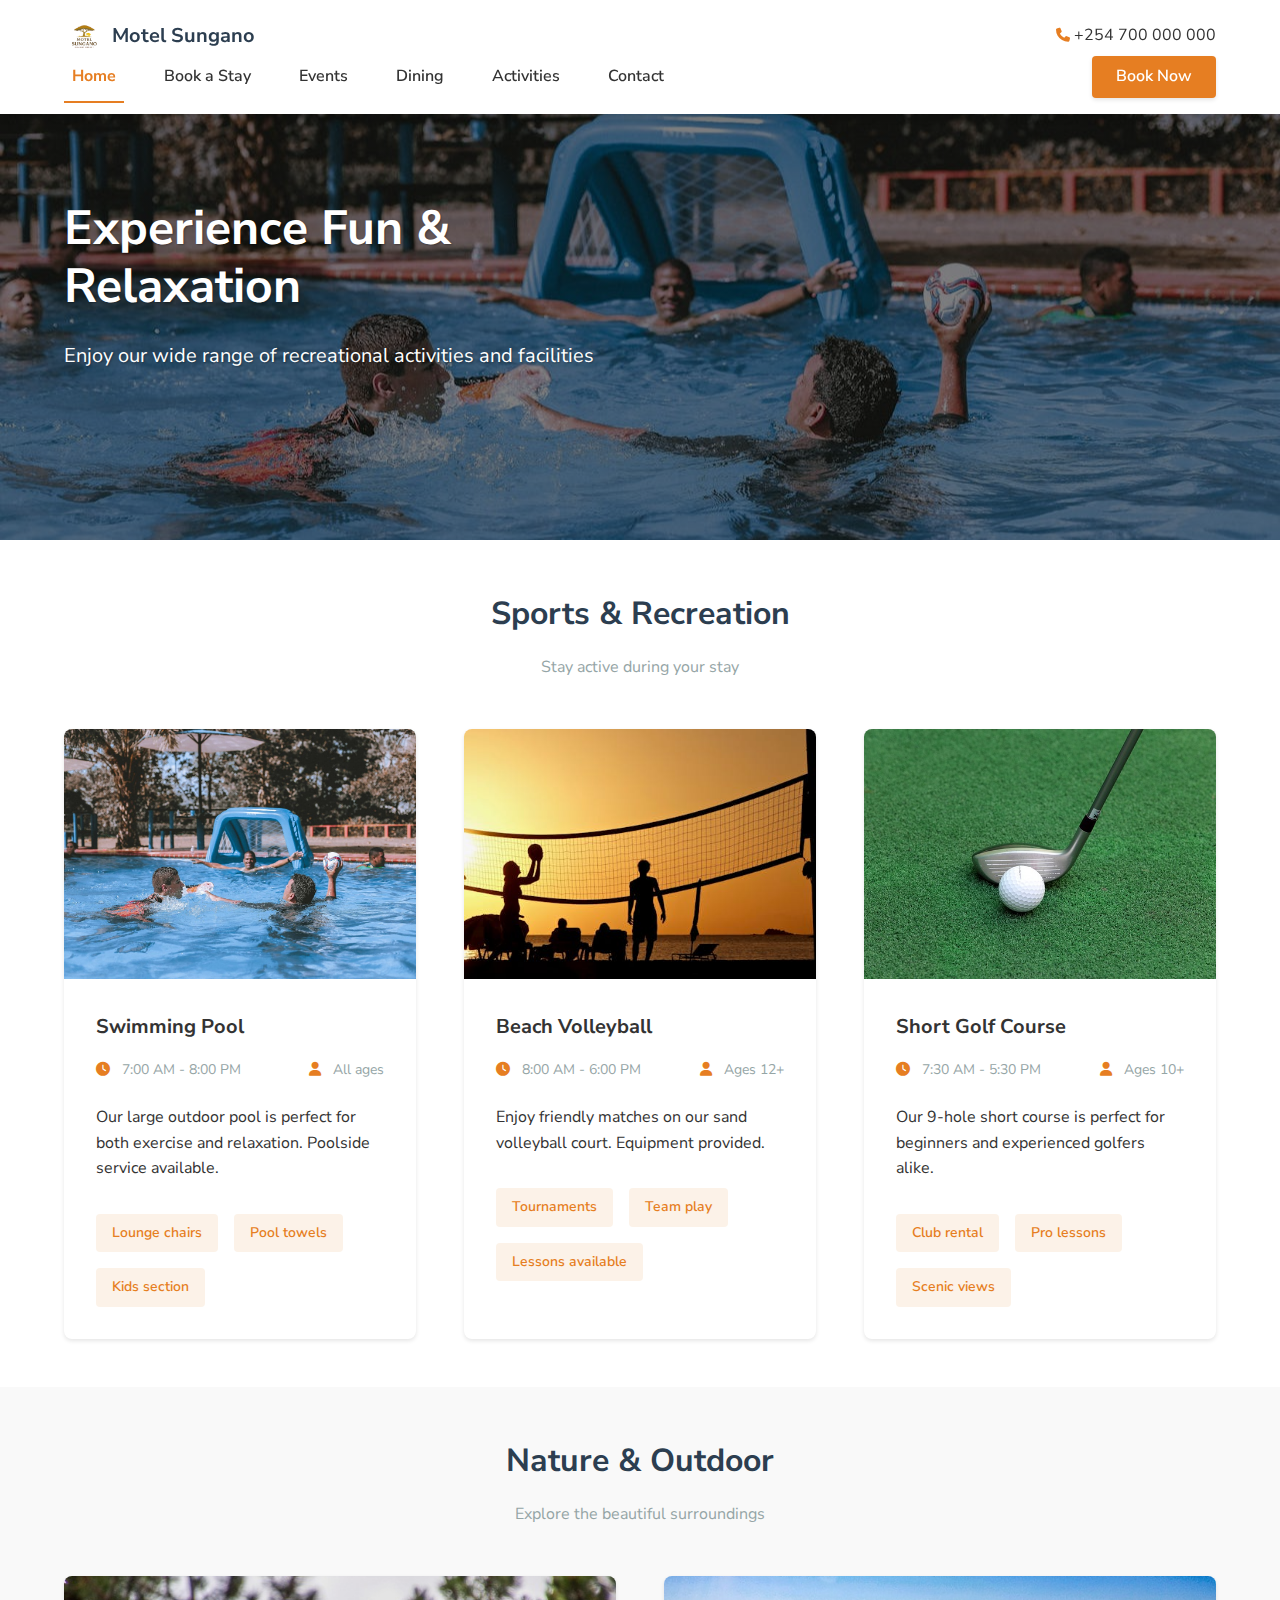
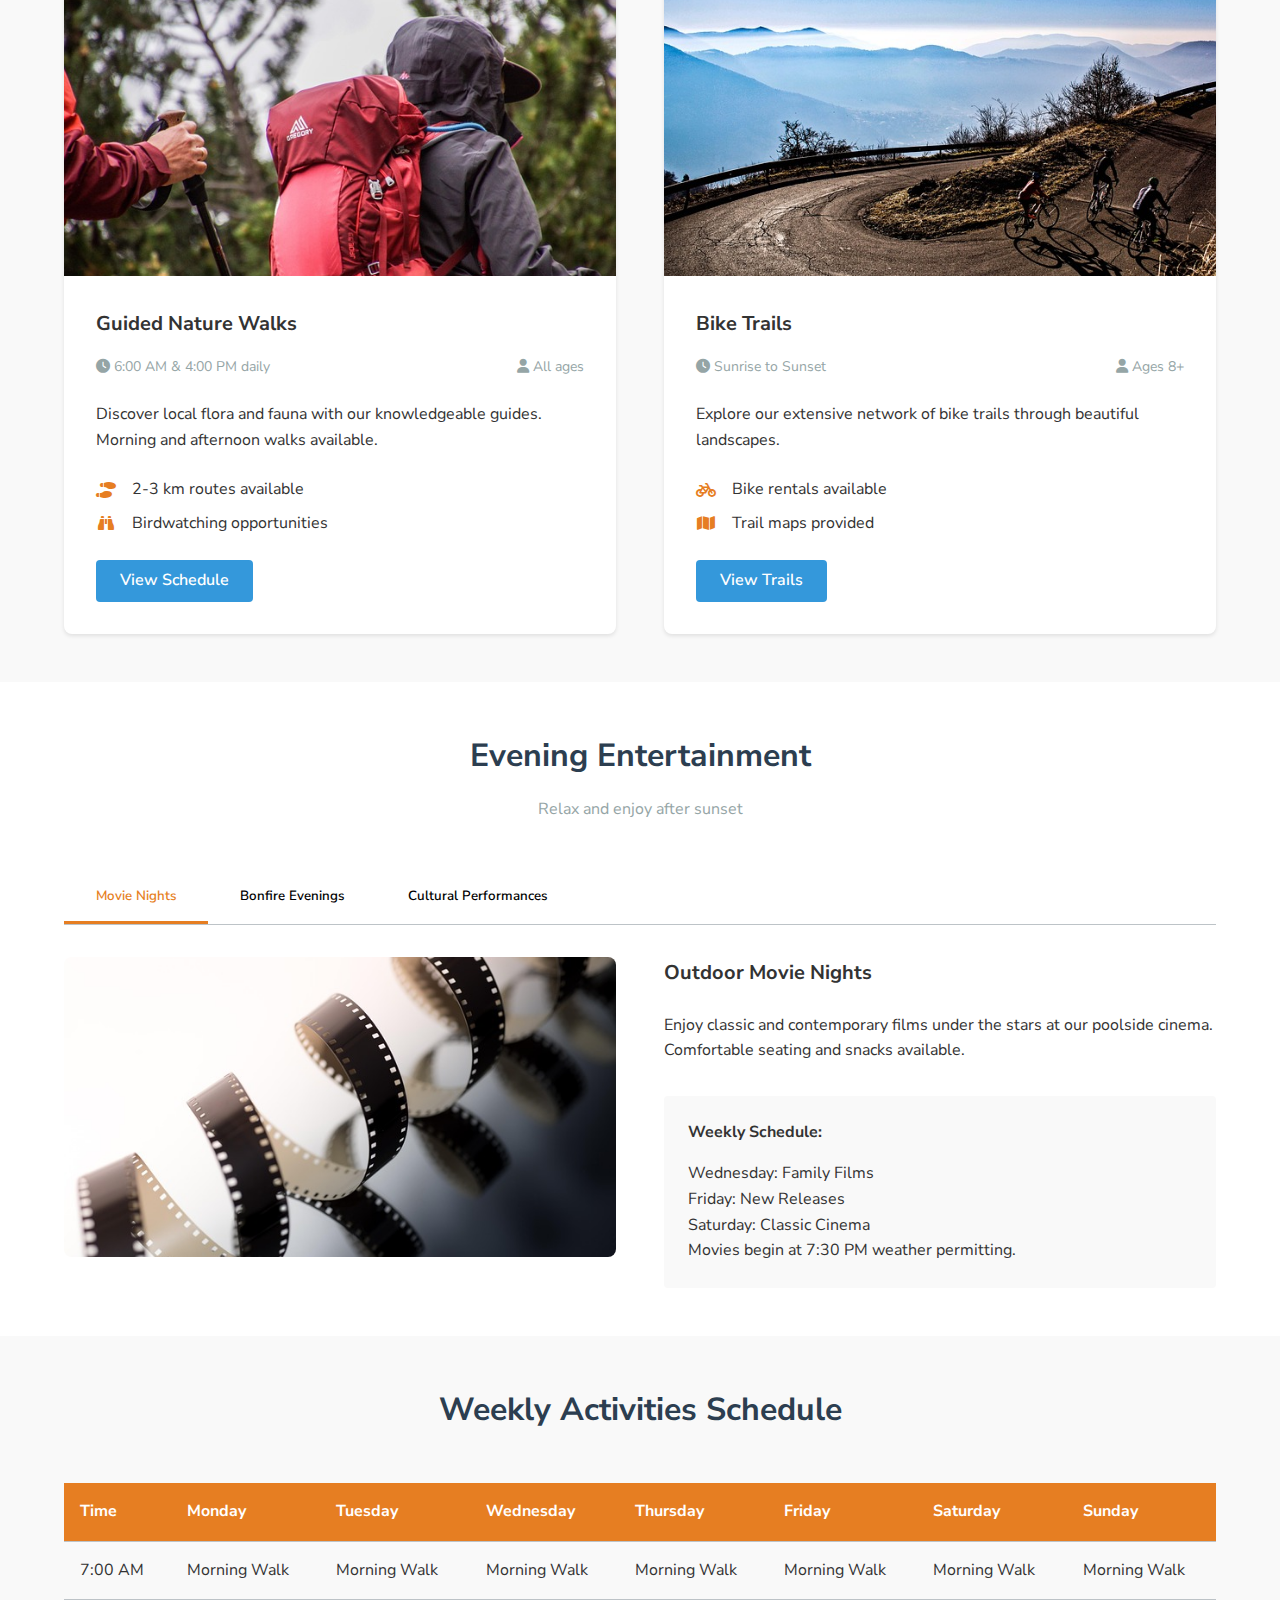
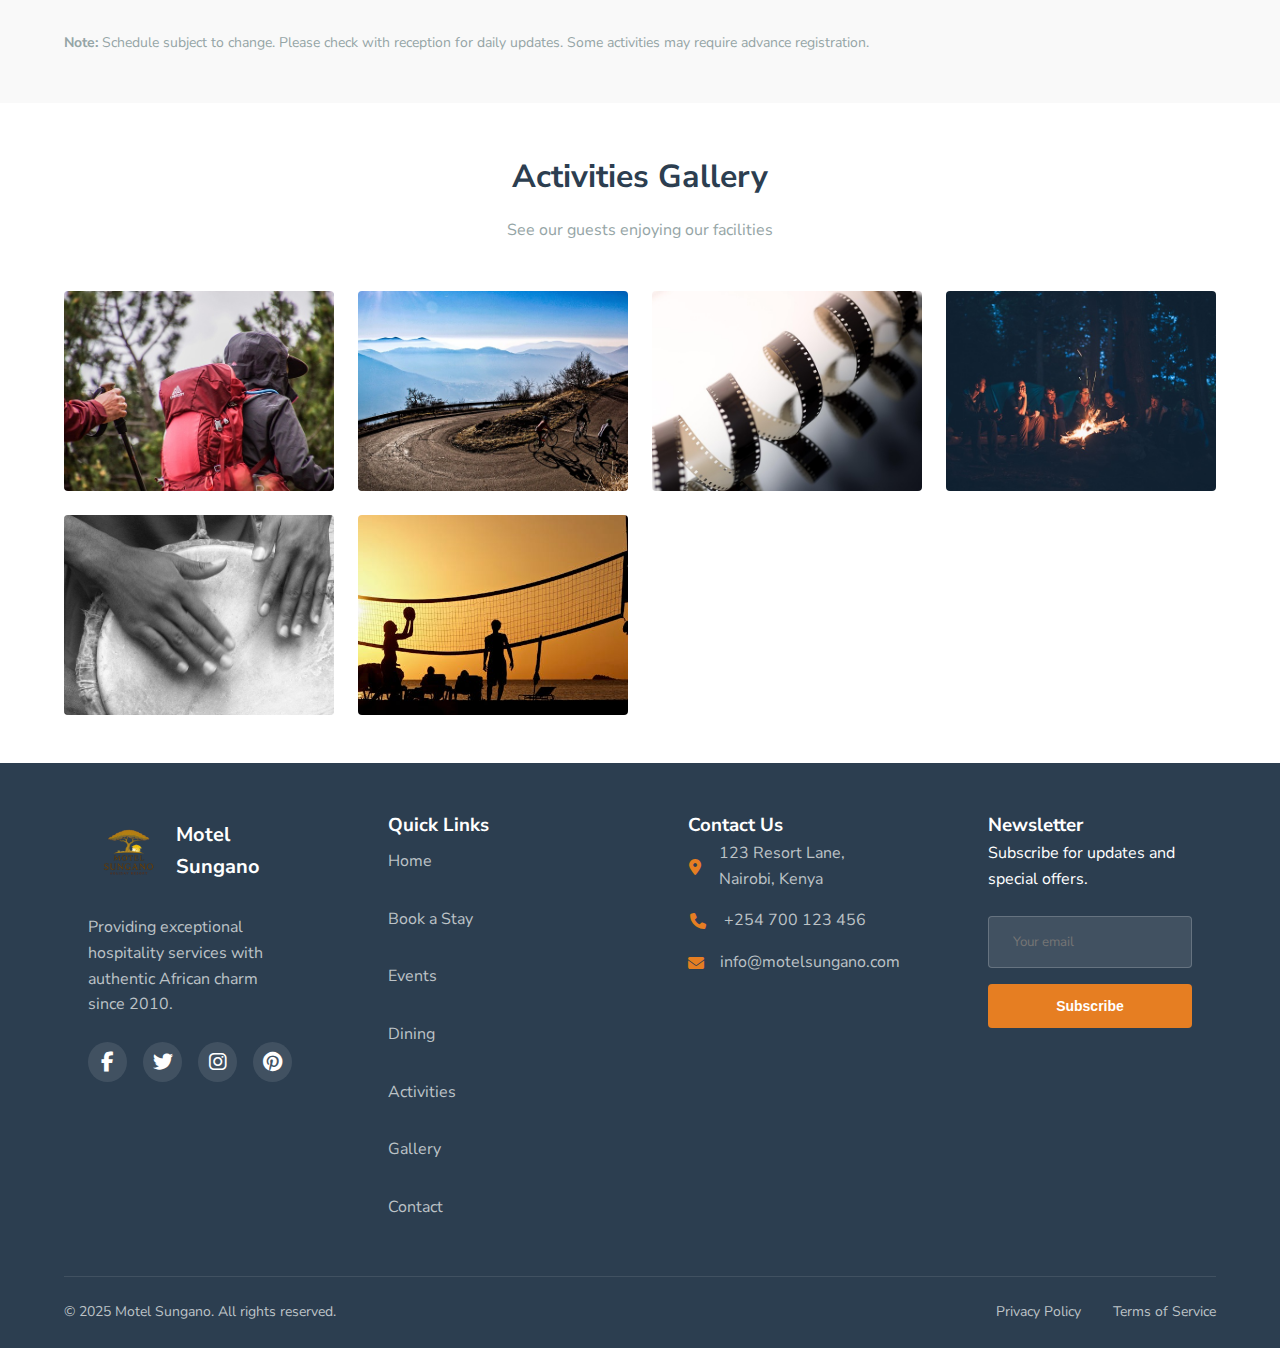
<file: activities.html>
<!DOCTYPE html>
<html lang="en">
<head>
    <meta charset="UTF-8">
    <meta name="viewport" content="width=device-width, initial-scale=1.0">
    <meta name="description" content="Motel Sungano - Premium guest house with dining and recreational activities">
    <title>Motel Sungano - Home</title>
    <link rel="stylesheet" href="css/main.css">
    <link rel="stylesheet" href="https://cdnjs.cloudflare.com/ajax/libs/font-awesome/6.4.0/css/all.min.css">

    <link rel="preconnect" href="https://fonts.googleapis.com">
    <link rel="preconnect" href="https://fonts.gstatic.com" crossorigin>
    <link href="https://fonts.googleapis.com/css2?family=Nunito+Sans:ital,opsz,wght@0,6..12,200..1000;1,6..12,200..1000&display=swap" rel="stylesheet">
</head>
<body>
<!-- Header with Navigation -->
<header class="header">
    <div class="container">
        <div class="top_bar">
            <div class="top_bar_left">
                <a href="index.html" class="logo">
                    <img src="assets/sungano-logo.png" alt="Motel Sungano Logo">
                    <span>Motel Sungano</span>
                </a>
            </div>
            <div class="top_bar_right">
                <div class="top_bar_item">
                    <i class="fas fa-phone top_bar-icon"></i>
                    <a href="tel:+254700000000">+254 700 000 000</a>
                </div>
            </div>
        </div>


        <nav class="navbar">
            <ul class="nav-links">
                <li><a href="index.html" class="nav-link active">Home</a></li>
                <li><a href="booking.html" class="nav-link">Book a Stay</a></li>
                <li><a href="events.html" class="nav-link">Events</a></li>
                <li><a href="dining.html" class="nav-link">Dining</a></li>
                <li><a href="activities.html" class="nav-link">Activities</a></li>
                <li><a href="contact.html" class="nav-link">Contact</a></li>
            </ul>

            <div class="nav-cta">
                <a href="booking.html" class="btn btn-primary">Book Now</a>
            </div>

            <button class="menu-toggle" aria-label="Toggle navigation">
                <i class="fas fa-bars"></i>
            </button>
        </nav>
    </div>
</header>


<!-- Activities Hero Section -->
<section class="activities-hero">
    <div class="container">
        <div class="hero-content">
            <h1 class="hero-title">Experience Fun & Relaxation</h1>
            <p class="hero-subtitle">Enjoy our wide range of recreational activities and facilities</p>
        </div>
    </div>
</section>

<!-- Sports Activities Section -->
<section class="sports-activities">
    <div class="container">
        <h2 class="section-title">Sports & Recreation</h2>
        <p class="section-subtitle">Stay active during your stay</p>

        <div class="sports-grid">
            <div class="sport-card swimming">
                <div class="sport-image" style="background-image: url('assets/pexels-jibarofoto-2091400.jpg')"></div>
                <div class="sport-content">
                    <h3 class="sport-name">Swimming Pool</h3>
                    <div class="sport-meta">
                        <span><i class="fas fa-clock"></i> 7:00 AM - 8:00 PM</span>
                        <span><i class="fas fa-user"></i> All ages</span>
                    </div>
                    <p class="sport-desc">Our large outdoor pool is perfect for both exercise and relaxation. Poolside service available.</p>
                    <div class="sport-features">
                        <span class="feature-tag">Lounge chairs</span>
                        <span class="feature-tag">Pool towels</span>
                        <span class="feature-tag">Kids section</span>
                    </div>
                </div>
            </div>

            <div class="sport-card volleyball">
                <div class="sport-image" style="background-image: url('assets/pexels-delvis-2444852.jpg')"></div>
                <div class="sport-content">
                    <h3 class="sport-name">Beach Volleyball</h3>
                    <div class="sport-meta">
                        <span><i class="fas fa-clock"></i> 8:00 AM - 6:00 PM</span>
                        <span><i class="fas fa-user"></i> Ages 12+</span>
                    </div>
                    <p class="sport-desc">Enjoy friendly matches on our sand volleyball court. Equipment provided.</p>
                    <div class="sport-features">
                        <span class="feature-tag">Tournaments</span>
                        <span class="feature-tag">Team play</span>
                        <span class="feature-tag">Lessons available</span>
                    </div>
                </div>
            </div>

            <div class="sport-card golf">
                <div class="sport-image" style="background-image: url('assets/golf-5106915_640.jpg')"></div>
                <div class="sport-content">
                    <h3 class="sport-name">Short Golf Course</h3>
                    <div class="sport-meta">
                        <span><i class="fas fa-clock"></i> 7:30 AM - 5:30 PM</span>
                        <span><i class="fas fa-user"></i> Ages 10+</span>
                    </div>
                    <p class="sport-desc">Our 9-hole short course is perfect for beginners and experienced golfers alike.</p>
                    <div class="sport-features">
                        <span class="feature-tag">Club rental</span>
                        <span class="feature-tag">Pro lessons</span>
                        <span class="feature-tag">Scenic views</span>
                    </div>
                </div>
            </div>
        </div>
    </div>
</section>

<!-- Nature Activities Section -->
<section class="nature-activities">
    <div class="container">
        <h2 class="section-title">Nature & Outdoor</h2>
        <p class="section-subtitle">Explore the beautiful surroundings</p>

        <div class="nature-grid">
            <div class="nature-card">
                <div class="nature-image" style="background-image: url('assets/backpack-4339090_640.jpg')"></div>
                <div class="nature-content">
                    <h3 class="nature-name">Guided Nature Walks</h3>
                    <div class="nature-meta">
                        <span><i class="fas fa-clock"></i> 6:00 AM & 4:00 PM daily</span>
                        <span><i class="fas fa-user"></i> All ages</span>
                    </div>
                    <p class="nature-desc">Discover local flora and fauna with our knowledgeable guides. Morning and afternoon walks available.</p>
                    <div class="nature-info">
                        <p><i class="fas fa-shoe-prints"></i> 2-3 km routes available</p>
                        <p><i class="fas fa-binoculars"></i> Birdwatching opportunities</p>
                    </div>
                    <a href="#" class="btn btn-secondary">View Schedule</a>
                </div>
            </div>

            <div class="nature-card">
                <div class="nature-image" style="background-image: url('assets/bikes-5609382_640.jpg')"></div>
                <div class="nature-content">
                    <h3 class="nature-name">Bike Trails</h3>
                    <div class="nature-meta">
                        <span><i class="fas fa-clock"></i> Sunrise to Sunset</span>
                        <span><i class="fas fa-user"></i> Ages 8+</span>
                    </div>
                    <p class="nature-desc">Explore our extensive network of bike trails through beautiful landscapes.</p>
                    <div class="nature-info">
                        <p><i class="fas fa-bicycle"></i> Bike rentals available</p>
                        <p><i class="fas fa-map"></i> Trail maps provided</p>
                    </div>
                    <a href="#" class="btn btn-secondary">View Trails</a>
                </div>
            </div>
        </div>
    </div>
</section>

<!-- Entertainment Section -->
<section class="entertainment">
    <div class="container">
        <h2 class="section-title">Evening Entertainment</h2>
        <p class="section-subtitle">Relax and enjoy after sunset</p>

        <div class="entertainment-tabs">
            <div class="tab-buttons">
                <button class="tab-btn active" data-tab="movies">Movie Nights</button>
                <button class="tab-btn" data-tab="bonfire">Bonfire Evenings</button>
                <button class="tab-btn" data-tab="cultural">Cultural Performances</button>
            </div>

            <div class="tab-content active" id="movies">
                <div class="tab-inner">
                    <div class="tab-image" style="background-image: url('assets/film-2233692_640.jpg')"></div>
                    <div class="tab-details">
                        <h3>Outdoor Movie Nights</h3>
                        <p>Enjoy classic and contemporary films under the stars at our poolside cinema. Comfortable seating and snacks available.</p>
                        <div class="tab-schedule">
                            <h4>Weekly Schedule:</h4>
                            <ul>
                                <li>Wednesday: Family Films</li>
                                <li>Friday: New Releases</li>
                                <li>Saturday: Classic Cinema</li>
                            </ul>
                            <p>Movies begin at 7:30 PM weather permitting.</p>
                        </div>
                    </div>
                </div>
            </div>

            <div class="tab-content" id="bonfire">
                <div class="tab-inner">
                    <div class="tab-image" style="background-image: url('assets/bonfire-1867275_640.jpg')"></div>
                    <div class="tab-details">
                        <h3>Bonfire Evenings</h3>
                        <p>Gather around our fire pits for storytelling, music, and marshmallow roasting. A perfect way to end your day.</p>
                        <div class="tab-schedule">
                            <h4>Weekly Schedule:</h4>
                            <ul>
                                <li>Tuesday & Thursday: 7:00 PM - 10:00 PM</li>
                                <li>Sunday: Special Sundowner Session 5:30 PM - 8:30 PM</li>
                            </ul>
                        </div>
                    </div>
                </div>
            </div>

            <div class="tab-content" id="cultural">
                <div class="tab-inner">
                    <div class="tab-image" style="background-image: url('assets/drum-2187_640.jpg')"></div>
                    <div class="tab-details">
                        <h3>Cultural Performances</h3>
                        <p>Experience traditional music, dance, and storytelling from Kenya's diverse cultures.</p>
                        <div class="tab-schedule">
                            <h4>Monthly Schedule:</h4>
                            <ul>
                                <li>1st Saturday: Maasai Performances</li>
                                <li>3rd Friday: Swahili Taarab Music</li>
                                <li>Last Sunday: Cultural Fusion Night</li>
                            </ul>
                            <p>Performances begin at 7:00 PM in our amphitheater.</p>
                        </div>
                    </div>
                </div>
            </div>
        </div>
    </div>
</section>

<!-- Activities Schedule Section -->
<section class="schedule">
    <div class="container">
        <h2 class="section-title">Weekly Activities Schedule</h2>

        <div class="schedule-table">
            <table>
                <thead>
                <tr>
                    <th>Time</th>
                    <th>Monday</th>
                    <th>Tuesday</th>
                    <th>Wednesday</th>
                    <th>Thursday</th>
                    <th>Friday</th>
                    <th>Saturday</th>
                    <th>Sunday</th>
                </tr>
                </thead>
                <tbody>
                <tr>
                    <td>7:00 AM</td>
                    <td>Morning Walk</td>
                    <td>Morning Walk</td>
                    <td>Morning Walk</td>
                    <td>Morning Walk</td>
                    <td>Morning Walk</td>
                    <td>Morning Walk</td>
                    <td>Morning Walk</td>
                </tr>
                <!-- Additional schedule rows would follow same pattern -->
                </tbody>
            </table>
        </div>

        <div class="schedule-notes">
            <p><strong>Note:</strong> Schedule subject to change. Please check with reception for daily updates. Some activities may require advance registration.</p>
        </div>
    </div>
</section>

<!-- Activities Gallery Section -->
<section class="activities-gallery">
    <div class="container">
        <h2 class="section-title">Activities Gallery</h2>
        <p class="section-subtitle">See our guests enjoying our facilities</p>

        <div class="gallery-grid">
            <div class="gallery-item" style="background-image: url('assets/backpack-4339090_640.jpg')"></div>
            <div class="gallery-item" style="background-image: url('assets/bikes-5609382_640.jpg')"></div>
            <div class="gallery-item" style="background-image: url('assets/film-2233692_640.jpg')"></div>
            <div class="gallery-item" style="background-image: url('assets/bonfire-1867275_640.jpg')"></div>
            <div class="gallery-item" style="background-image: url('assets/drum-2187_640.jpg')"></div>
            <div class="gallery-item" style="background-image: url('assets/pexels-delvis-2444852.jpg')"></div>
        </div>
    </div>
</section>


<!-- Footer -->
<footer class="footer">
    <div class="container">
        <div class="footer-grid">
            <div class="footer-col footer-about">
                <a href="index.html" class="footer-logo">
                    <img src="assets/sungano-logo.png" alt="Motel Sungano Logo">
                    <span>Motel Sungano</span>
                </a>
                <p class="footer-about-text">Providing exceptional hospitality services with authentic African charm since 2010.</p>

                <div class="footer-social">
                    <a href="#" class="social-link"><i class="fab fa-facebook-f"></i></a>
                    <a href="#" class="social-link"><i class="fab fa-twitter"></i></a>
                    <a href="#" class="social-link"><i class="fab fa-instagram"></i></a>
                    <a href="#" class="social-link"><i class="fab fa-pinterest"></i></a>
                </div>
            </div>

            <div class="footer-col footer-links">
                <h3 class="footer-title">Quick Links</h3>
                <ul class="footer-menu">
                    <li><a href="index.html" class="footer-link">Home</a></li>
                    <li><a href="booking.html" class="footer-link">Book a Stay</a></li>
                    <li><a href="events.html" class="footer-link">Events</a></li>
                    <li><a href="dining.html" class="footer-link">Dining</a></li>
                    <li><a href="activities.html" class="footer-link">Activities</a></li>
                    <li><a href="gallery.html" class="footer-link">Gallery</a></li>
                    <li><a href="contact.html" class="footer-link">Contact</a></li>
                </ul>
            </div>

            <div class="footer-col footer-contact">
                <h3 class="footer-title">Contact Us</h3>
                <ul class="footer-contact-info">
                    <li><i class="fas fa-map-marker-alt"></i> 123 Resort Lane, Nairobi, Kenya</li>
                    <li><i class="fas fa-phone"></i> +254 700 123 456</li>
                    <li><i class="fas fa-envelope"></i> info@motelsungano.com</li>
                </ul>
            </div>

            <div class="footer-col footer-newsletter">
                <h3 class="footer-title">Newsletter</h3>
                <p class="footer-newsletter-text">Subscribe for updates and special offers.</p>
                <form class="newsletter-form">
                    <input type="email" placeholder="Your email" class="form-input">
                    <button type="submit" class="btn btn-primary">Subscribe</button>
                </form>
            </div>
        </div>

        <div class="footer-bottom">
            <p class="copyright">&copy; 2025 Motel Sungano. All rights reserved.</p>
            <div class="footer-legal">
                <a href="#" class="legal-link">Privacy Policy</a>
                <a href="#" class="legal-link">Terms of Service</a>
            </div>
        </div>
    </div>
</footer>

<script src="js/activities.js"></script>
</body>
</html>
</file>
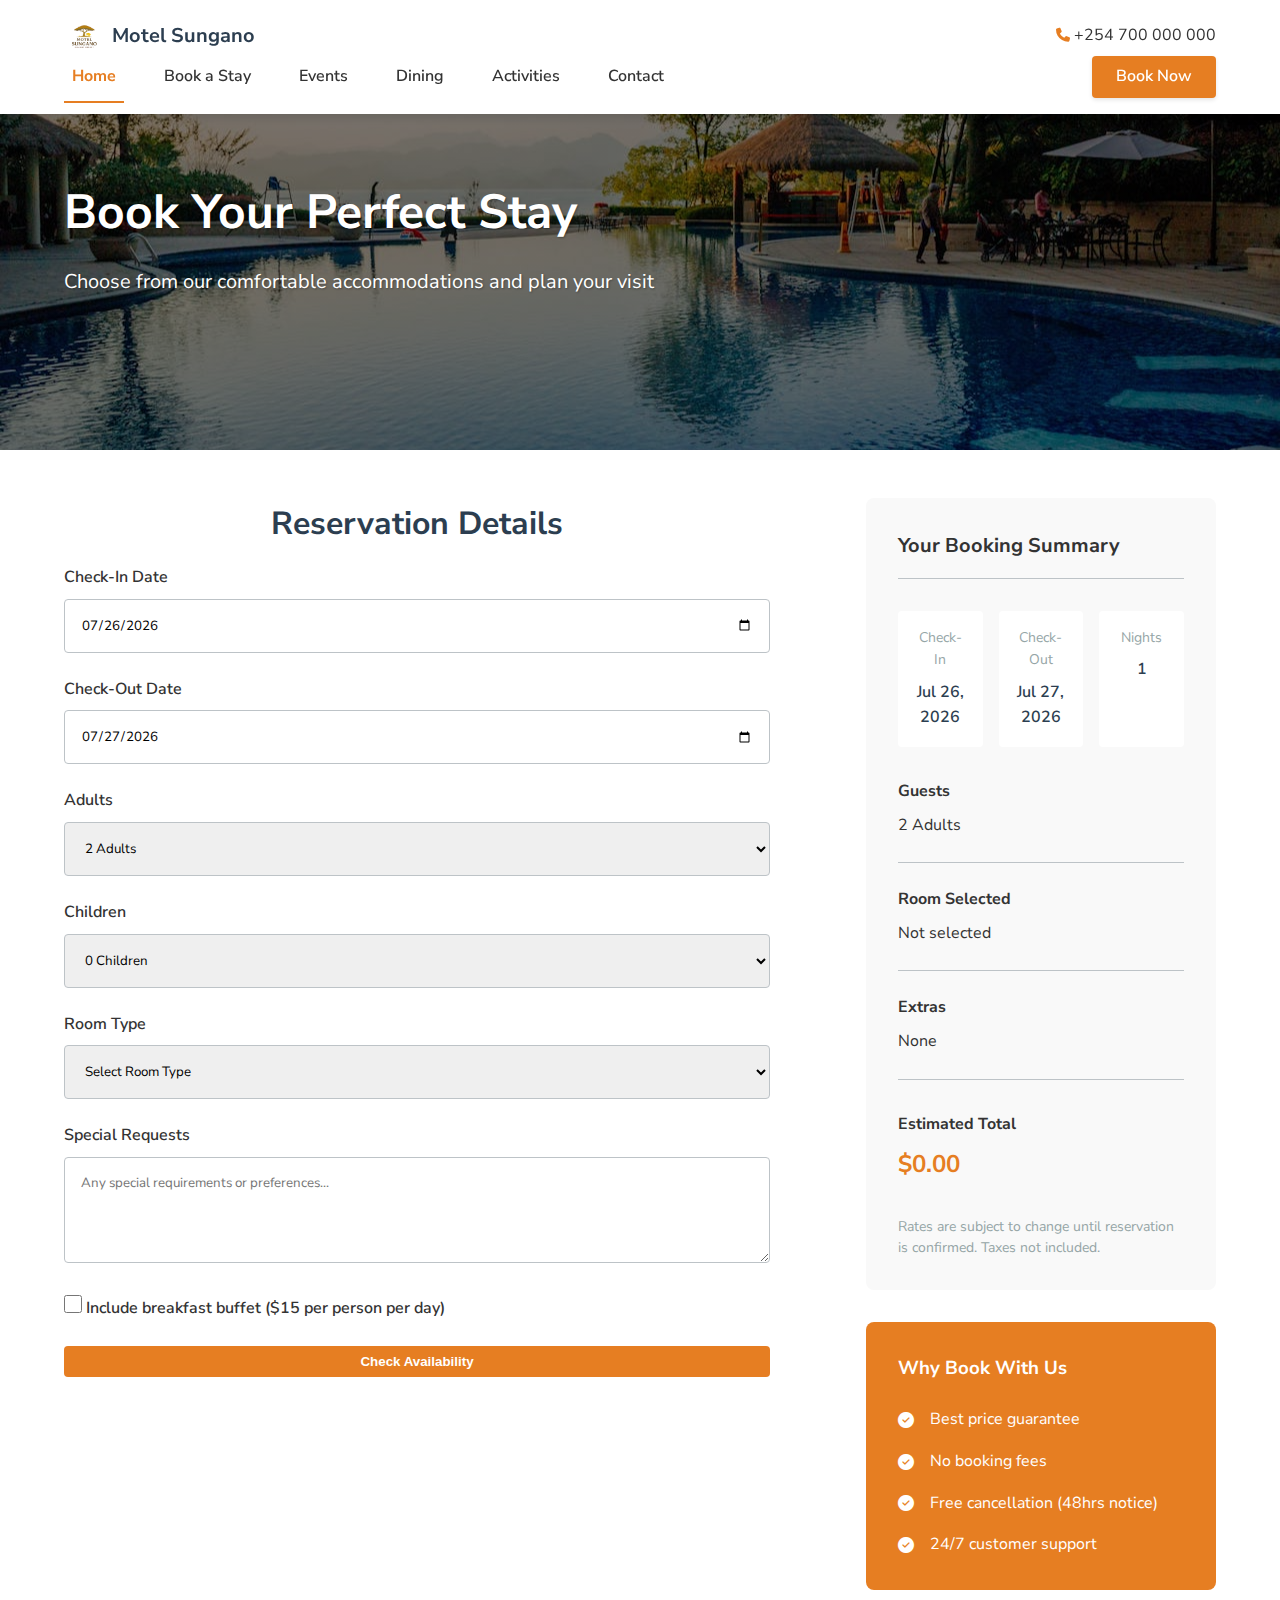
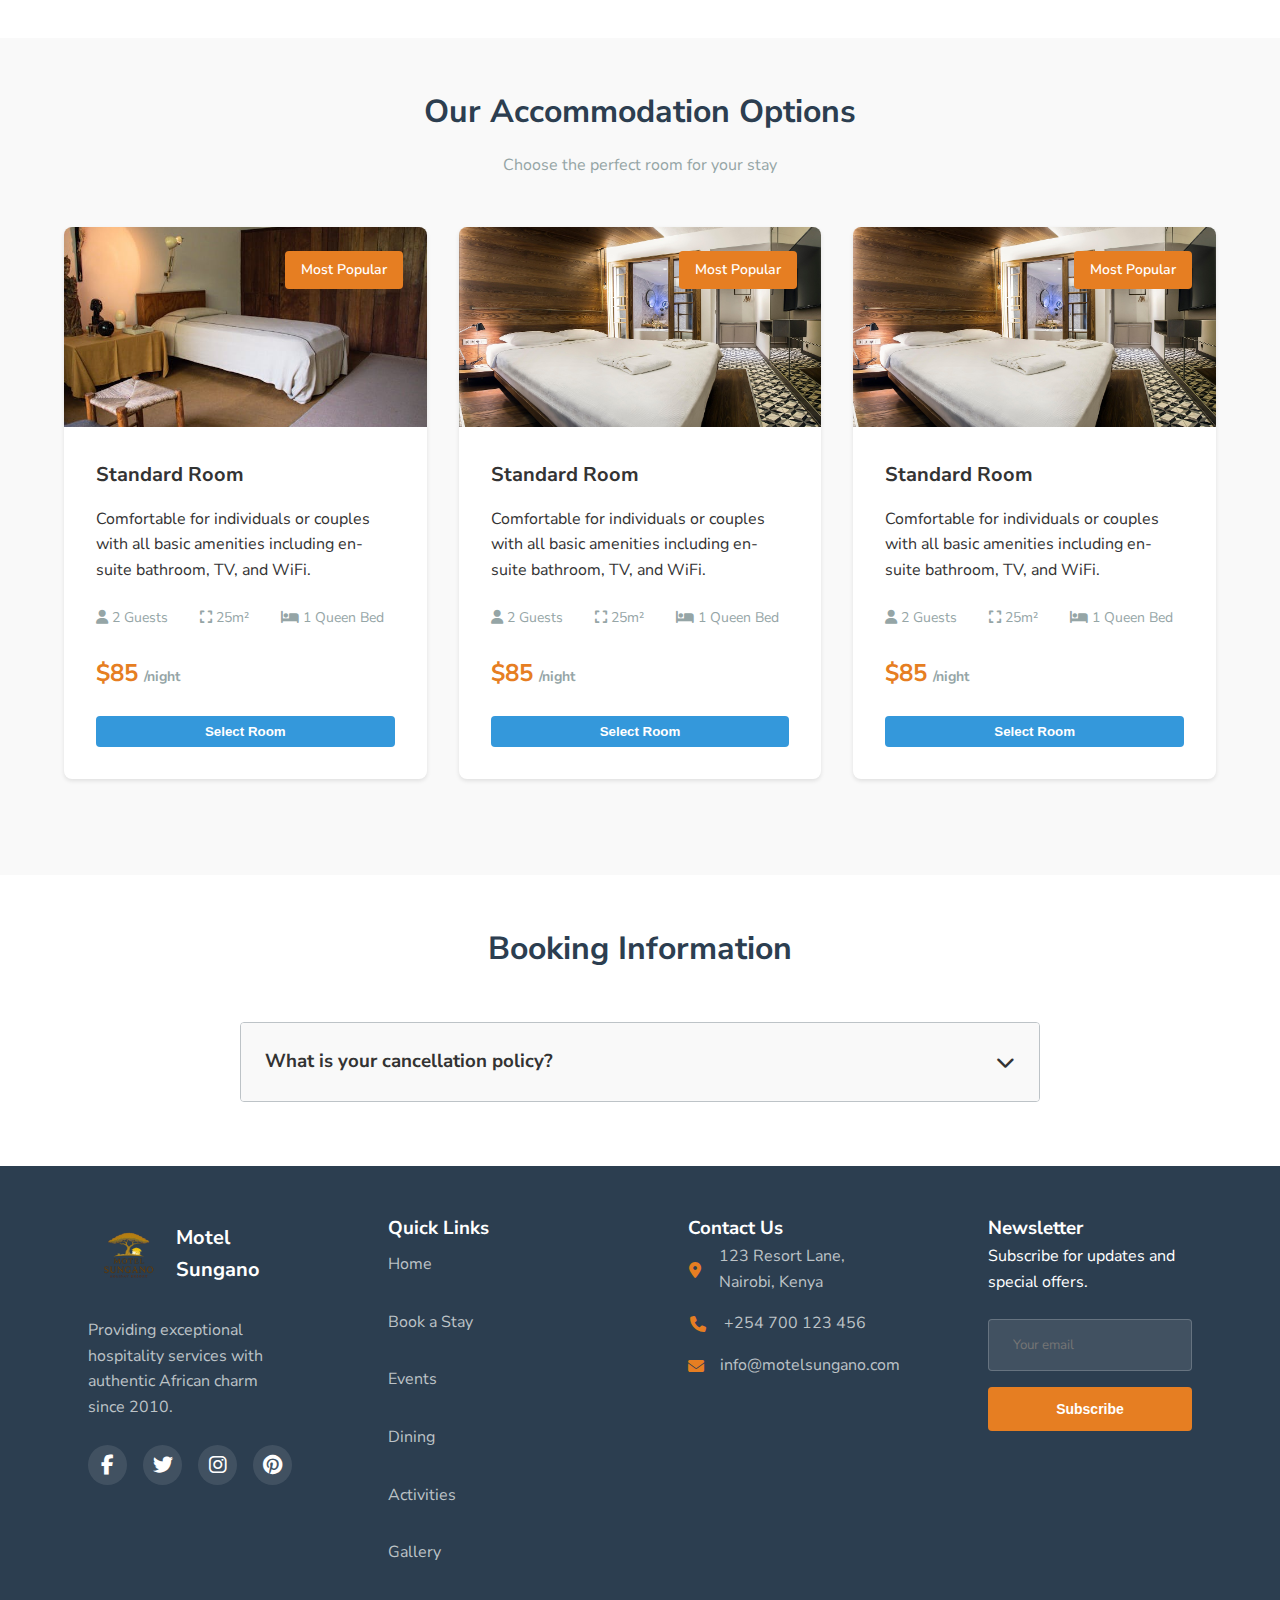
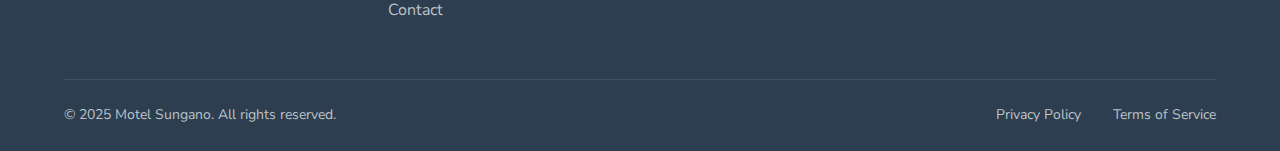
<file: booking.html>
<!DOCTYPE html>
<html lang="en">
<head>
    <meta charset="UTF-8">
    <meta name="viewport" content="width=device-width, initial-scale=1.0">
    <meta name="description" content="Motel Sungano - Premium guest house with dining and recreational activities">
    <title>Motel Sungano - Booking</title>
    <link rel="stylesheet" href="css/main.css">
    <link rel="stylesheet" href="https://cdnjs.cloudflare.com/ajax/libs/font-awesome/6.4.0/css/all.min.css">

    <link rel="preconnect" href="https://fonts.googleapis.com">
    <link rel="preconnect" href="https://fonts.gstatic.com" crossorigin>
    <link href="https://fonts.googleapis.com/css2?family=Nunito+Sans:ital,opsz,wght@0,6..12,200..1000;1,6..12,200..1000&display=swap" rel="stylesheet">
</head>
<body>
<!-- Header with Navigation -->
<header class="header">
    <div class="container">
        <div class="top_bar">
            <div class="top_bar_left">
                <a href="index.html" class="logo">
                    <img src="assets/sungano-logo.png" alt="Motel Sungano Logo">
                    <span>Motel Sungano</span>
                </a>
            </div>
            <div class="top_bar_right">
                <div class="top_bar_item">
                    <i class="fas fa-phone top_bar-icon"></i>
                    <a href="tel:+254700000000">+254 700 000 000</a>
                </div>
            </div>
        </div>


        <nav class="navbar">
            <ul class="nav-links">
                <li><a href="index.html" class="nav-link active">Home</a></li>
                <li><a href="booking.html" class="nav-link">Book a Stay</a></li>
                <li><a href="events.html" class="nav-link">Events</a></li>
                <li><a href="dining.html" class="nav-link">Dining</a></li>
                <li><a href="activities.html" class="nav-link">Activities</a></li>
                <li><a href="contact.html" class="nav-link">Contact</a></li>
            </ul>

            <div class="nav-cta">
                <a href="booking.html" class="btn btn-primary">Book Now</a>
            </div>

            <button class="menu-toggle" aria-label="Toggle navigation">
                <i class="fas fa-bars"></i>
            </button>
        </nav>
    </div>
</header>

<!-- Booking Hero Section -->
<section class="booking-hero">
    <div class="container">
        <div class="hero-content">
            <h1 class="hero-title">Book Your Perfect Stay</h1>
            <p class="hero-subtitle">Choose from our comfortable accommodations and plan your visit</p>
        </div>
    </div>
</section>

<!-- Booking Main Section -->
<section class="booking-main">
    <div class="container">
        <div class="booking-container">
            <!-- Booking Form Column -->
            <div class="booking-form-col">
                <h2 class="section-title">Reservation Details</h2>

                <form class="booking-form">
                    <div class="form-row">
                        <div class="form-group">
                            <label for="check-in">Check-In Date</label>
                            <input type="date" id="check-in" class="form-input" required>
                        </div>

                        <div class="form-group">
                            <label for="check-out">Check-Out Date</label>
                            <input type="date" id="check-out" class="form-input" required>
                        </div>
                    </div>

                    <div class="form-row">
                        <div class="form-group">
                            <label for="adults">Adults</label>
                            <select id="adults" class="form-input" required>
                                <option value="1">1 Adult</option>
                                <option value="2" selected>2 Adults</option>
                                <option value="3">3 Adults</option>
                                <option value="4">4 Adults</option>
                            </select>
                        </div>

                        <div class="form-group">
                            <label for="children">Children</label>
                            <select id="children" class="form-input">
                                <option value="0" selected>0 Children</option>
                                <option value="1">1 Child</option>
                                <option value="2">2 Children</option>
                                <option value="3">3 Children</option>
                            </select>
                        </div>
                    </div>

                    <div class="form-group">
                        <label for="room-type">Room Type</label>
                        <select id="room-type" class="form-input" required>
                            <option value="">Select Room Type</option>
                            <option value="standard">Standard Room</option>
                            <option value="deluxe">Deluxe Room</option>
                            <option value="suite">Executive Suite</option>
                            <option value="family">Family Room</option>
                        </select>
                    </div>

                    <div class="form-group">
                        <label for="special-requests">Special Requests</label>
                        <textarea id="special-requests" class="form-input" rows="4" placeholder="Any special requirements or preferences..."></textarea>
                    </div>

                    <div class="form-group">
                        <label class="checkbox-label">
                            <input type="checkbox" id="dining-option" class="form-checkbox">
                            <span>Include breakfast buffet ($15 per person per day)</span>
                        </label>
                    </div>

                    <button type="submit" class="btn btn-primary btn-block">Check Availability</button>
                </form>
            </div>

            <!-- Booking Summary Column -->
            <div class="booking-summary-col">
                <div class="summary-card">
                    <h3 class="summary-title">Your Booking Summary</h3>

                    <div class="summary-dates">
                        <div class="date-item">
                            <span class="date-label">Check-In</span>
                            <span class="date-value" id="summary-checkin">--/--/----</span>
                        </div>
                        <div class="date-item">
                            <span class="date-label">Check-Out</span>
                            <span class="date-value" id="summary-checkout">--/--/----</span>
                        </div>
                        <div class="date-item">
                            <span class="date-label">Nights</span>
                            <span class="date-value" id="summary-nights">0</span>
                        </div>
                    </div>

                    <div class="summary-guests">
                        <h4>Guests</h4>
                        <p id="summary-guests">0 Adults, 0 Children</p>
                    </div>

                    <div class="summary-room">
                        <h4>Room Selected</h4>
                        <p id="summary-room">Not selected</p>
                    </div>

                    <div class="summary-extras">
                        <h4>Extras</h4>
                        <p id="summary-extras">None</p>
                    </div>

                    <div class="summary-total">
                        <h4>Estimated Total</h4>
                        <p id="summary-total">$0.00</p>
                    </div>

                    <div class="summary-notes">
                        <p>Rates are subject to change until reservation is confirmed. Taxes not included.</p>
                    </div>
                </div>

                <div class="benefits-card">
                    <h3>Why Book With Us</h3>
                    <ul class="benefits-list">
                        <li><i class="fas fa-check-circle"></i> Best price guarantee</li>
                        <li><i class="fas fa-check-circle"></i> No booking fees</li>
                        <li><i class="fas fa-check-circle"></i> Free cancellation (48hrs notice)</li>
                        <li><i class="fas fa-check-circle"></i> 24/7 customer support</li>
                    </ul>
                </div>
            </div>
        </div>
    </div>
</section>

<!-- Room Options Section -->
<section class="room-options">
    <div class="container">
        <h2 class="section-title">Our Accommodation Options</h2>
        <p class="section-subtitle">Choose the perfect room for your stay</p>

        <div class="room-grid">
            <div class="room-card">
                <div class="room-image" style="background-image: url('assets/pexels-martin-rivera-334692485-16197244.jpg')">
                    <span class="room-tag">Most Popular</span>
                </div>
                <div class="room-content">
                    <h3 class="room-title">Standard Room</h3>
                    <p class="room-desc">Comfortable for individuals or couples with all basic amenities including en-suite bathroom, TV, and WiFi.</p>
                    <div class="room-meta">
                        <span><i class="fas fa-user"></i> 2 Guests</span>
                        <span><i class="fas fa-expand"></i> 25m²</span>
                        <span><i class="fas fa-bed"></i> 1 Queen Bed</span>
                    </div>
                    <div class="room-price">
                        <span class="price">$85</span>
                        <span class="price-period">/night</span>
                    </div>
                    <button class="btn btn-secondary btn-block select-room" data-room-type="standard">Select Room</button>
                </div>
            </div>

            <div class="room-card">
                <div class="room-image" style="background-image: url('assets/hotelroom-7772422_1280.jpg')">
                    <span class="room-tag">Most Popular</span>
                </div>
                <div class="room-content">
                    <h3 class="room-title">Standard Room</h3>
                    <p class="room-desc">Comfortable for individuals or couples with all basic amenities including en-suite bathroom, TV, and WiFi.</p>
                    <div class="room-meta">
                        <span><i class="fas fa-user"></i> 2 Guests</span>
                        <span><i class="fas fa-expand"></i> 25m²</span>
                        <span><i class="fas fa-bed"></i> 1 Queen Bed</span>
                    </div>
                    <div class="room-price">
                        <span class="price">$85</span>
                        <span class="price-period">/night</span>
                    </div>
                    <button class="btn btn-secondary btn-block select-room" data-room-type="standard">Select Room</button>
                </div>
            </div>

            <div class="room-card">
                <div class="room-image" style="background-image: url('assets/hotelroom-7772422_1280.jpg')">
                    <span class="room-tag">Most Popular</span>
                </div>
                <div class="room-content">
                    <h3 class="room-title">Standard Room</h3>
                    <p class="room-desc">Comfortable for individuals or couples with all basic amenities including en-suite bathroom, TV, and WiFi.</p>
                    <div class="room-meta">
                        <span><i class="fas fa-user"></i> 2 Guests</span>
                        <span><i class="fas fa-expand"></i> 25m²</span>
                        <span><i class="fas fa-bed"></i> 1 Queen Bed</span>
                    </div>
                    <div class="room-price">
                        <span class="price">$85</span>
                        <span class="price-period">/night</span>
                    </div>
                    <button class="btn btn-secondary btn-block select-room" data-room-type="standard">Select Room</button>
                </div>
            </div>

            <!-- Additional room cards would follow same pattern -->
        </div>
    </div>
</section>

<!-- Booking FAQ Section -->
<section class="booking-faq">
    <div class="container">
        <h2 class="section-title">Booking Information</h2>

        <div class="faq-grid">
            <div class="faq-card">
                <h3 class="faq-question">What is your cancellation policy?<i class="fas fa-chevron-down"></i></h3>
                <div class="faq-answer">
                    <p>You can cancel your reservation free of charge up to 48 hours before your check-in date. Cancellations made less than 48 hours before check-in will incur a charge equivalent to one night's stay.</p>
                </div>
            </div>

            <!-- Additional FAQ items would follow same pattern -->
        </div>
    </div>
</section>

<!-- Footer -->
<footer class="footer">
    <div class="container">
        <div class="footer-grid">
            <div class="footer-col footer-about">
                <a href="index.html" class="footer-logo">
                    <img src="assets/sungano-logo.png" alt="Motel Sungano Logo">
                    <span>Motel Sungano</span>
                </a>
                <p class="footer-about-text">Providing exceptional hospitality services with authentic African charm since 2010.</p>

                <div class="footer-social">
                    <a href="#" class="social-link"><i class="fab fa-facebook-f"></i></a>
                    <a href="#" class="social-link"><i class="fab fa-twitter"></i></a>
                    <a href="#" class="social-link"><i class="fab fa-instagram"></i></a>
                    <a href="#" class="social-link"><i class="fab fa-pinterest"></i></a>
                </div>
            </div>

            <div class="footer-col footer-links">
                <h3 class="footer-title">Quick Links</h3>
                <ul class="footer-menu">
                    <li><a href="index.html" class="footer-link">Home</a></li>
                    <li><a href="booking.html" class="footer-link">Book a Stay</a></li>
                    <li><a href="events.html" class="footer-link">Events</a></li>
                    <li><a href="dining.html" class="footer-link">Dining</a></li>
                    <li><a href="activities.html" class="footer-link">Activities</a></li>
                    <li><a href="gallery.html" class="footer-link">Gallery</a></li>
                    <li><a href="contact.html" class="footer-link">Contact</a></li>
                </ul>
            </div>

            <div class="footer-col footer-contact">
                <h3 class="footer-title">Contact Us</h3>
                <ul class="footer-contact-info">
                    <li><i class="fas fa-map-marker-alt"></i> 123 Resort Lane, Nairobi, Kenya</li>
                    <li><i class="fas fa-phone"></i> +254 700 123 456</li>
                    <li><i class="fas fa-envelope"></i> info@motelsungano.com</li>
                </ul>
            </div>

            <div class="footer-col footer-newsletter">
                <h3 class="footer-title">Newsletter</h3>
                <p class="footer-newsletter-text">Subscribe for updates and special offers.</p>
                <form class="newsletter-form">
                    <input type="email" placeholder="Your email" class="form-input">
                    <button type="submit" class="btn btn-primary">Subscribe</button>
                </form>
            </div>
        </div>

        <div class="footer-bottom">
            <p class="copyright">&copy; 2025 Motel Sungano. All rights reserved.</p>
            <div class="footer-legal">
                <a href="#" class="legal-link">Privacy Policy</a>
                <a href="#" class="legal-link">Terms of Service</a>
            </div>
        </div>
    </div>
</footer>

<script src="js/booking.js"></script>
</body>
</html>
</file>
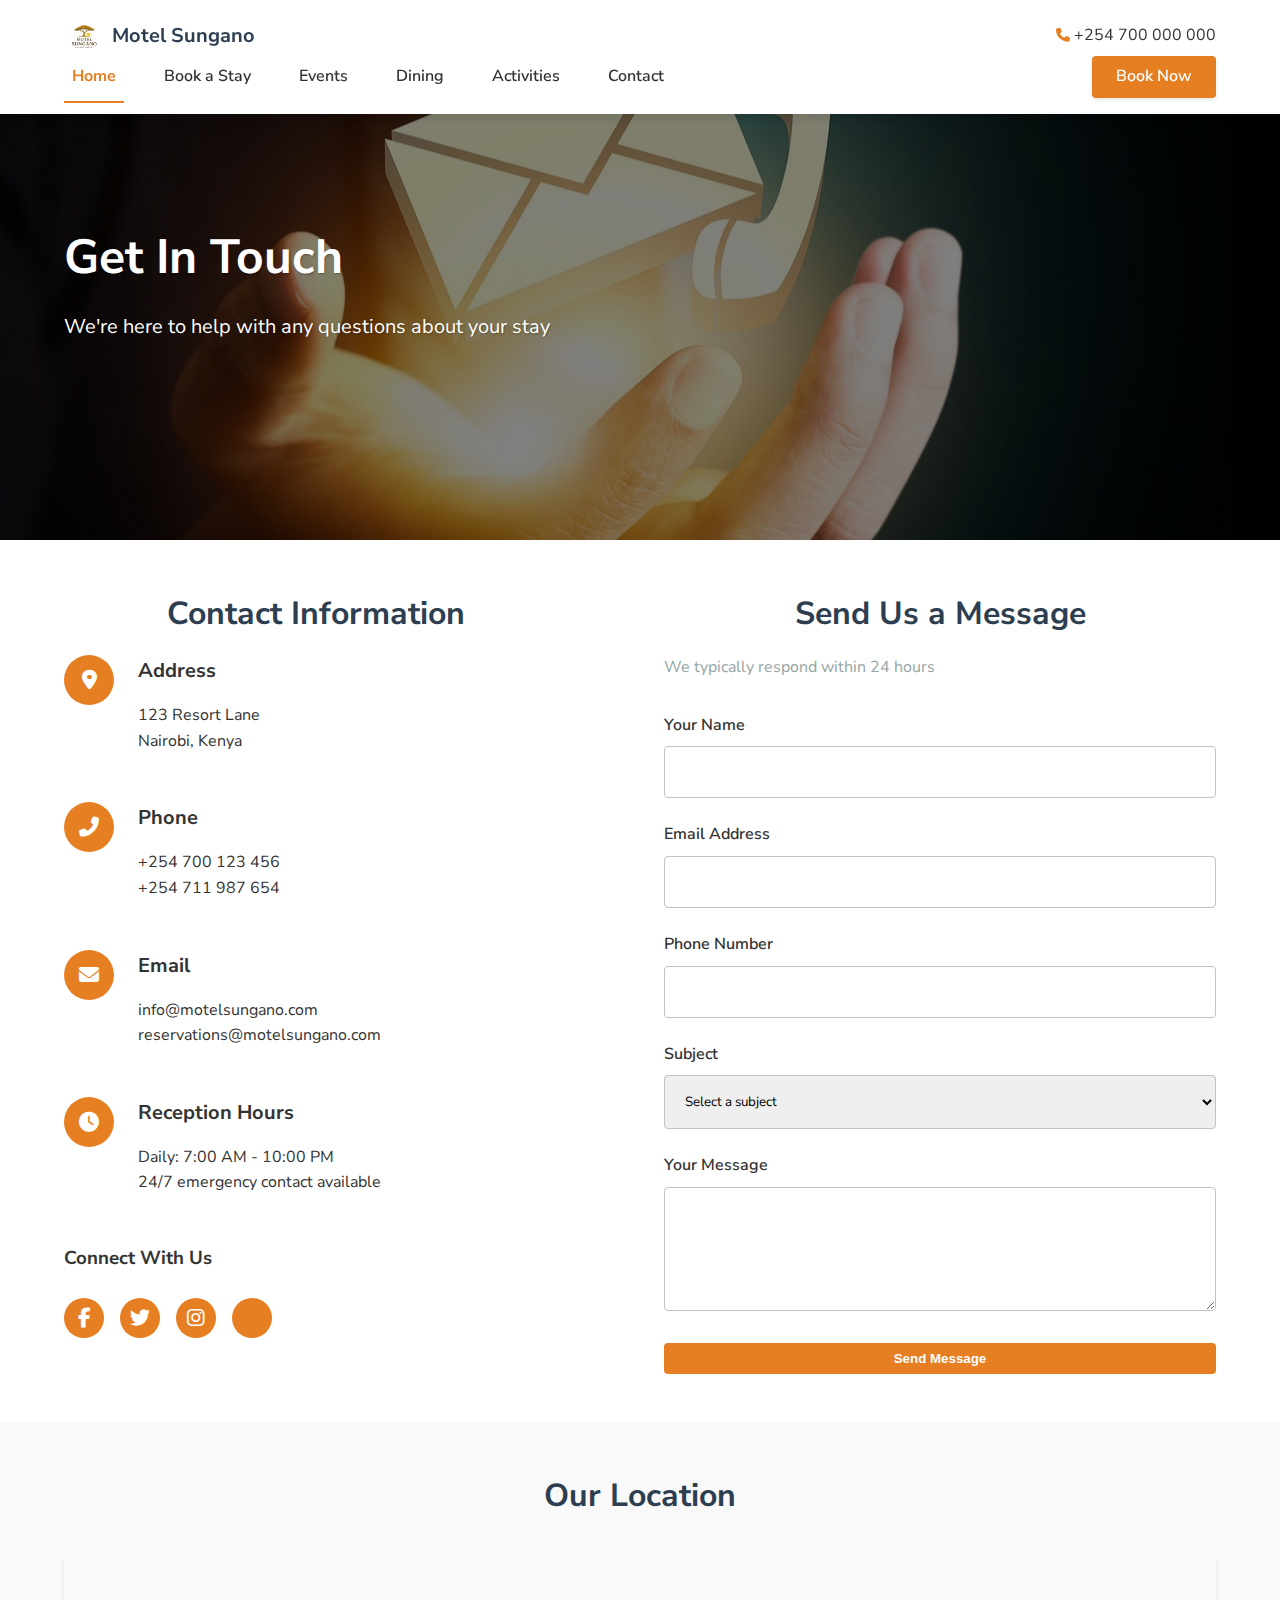
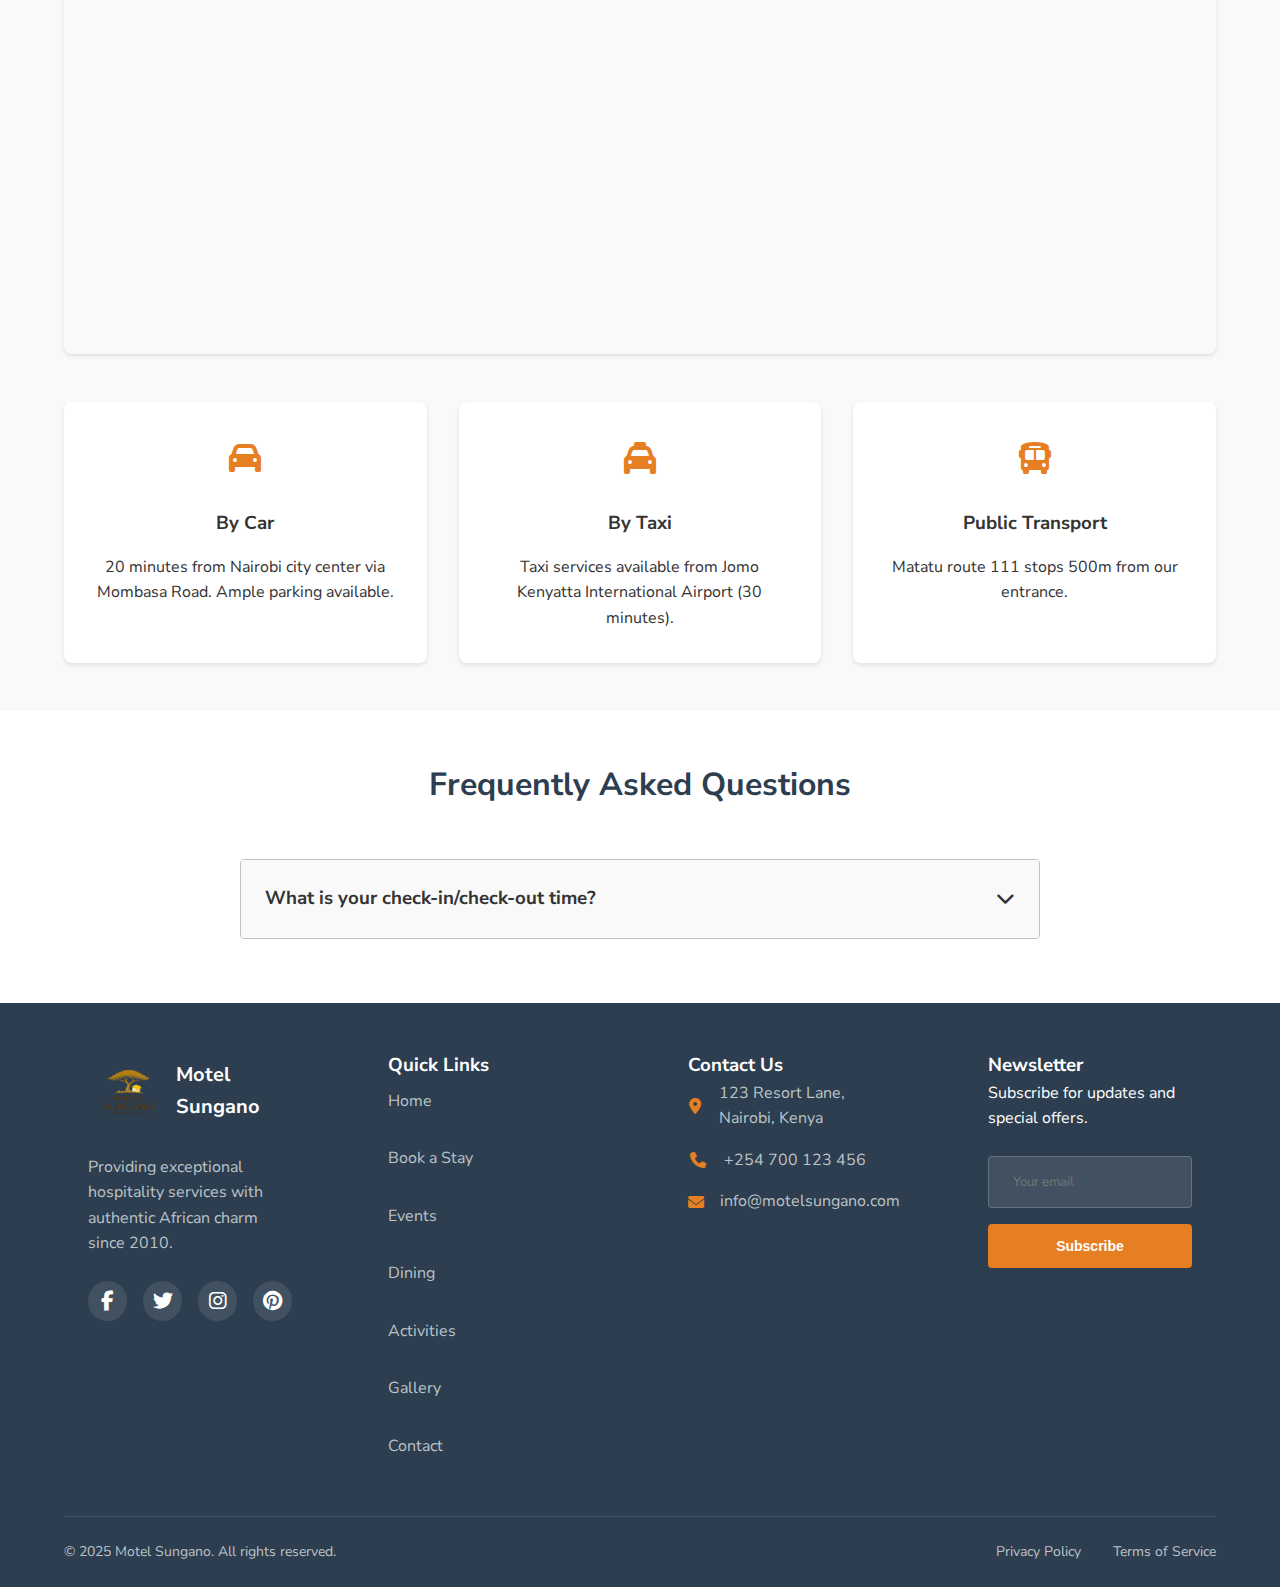
<file: contact.html>
<!DOCTYPE html>
<html lang="en">
<head>
    <meta charset="UTF-8">
    <meta name="viewport" content="width=device-width, initial-scale=1.0">
    <meta name="description" content="Motel Sungano - Premium guest house with dining and recreational activities">
    <title>Motel Sungano - Home</title>
    <link rel="stylesheet" href="css/main.css">
    <link rel="stylesheet" href="https://cdnjs.cloudflare.com/ajax/libs/font-awesome/6.4.0/css/all.min.css">

    <link rel="preconnect" href="https://fonts.googleapis.com">
    <link rel="preconnect" href="https://fonts.gstatic.com" crossorigin>
    <link href="https://fonts.googleapis.com/css2?family=Nunito+Sans:ital,opsz,wght@0,6..12,200..1000;1,6..12,200..1000&display=swap" rel="stylesheet">
</head>
<body>
<!-- Header with Navigation -->
<header class="header">
    <div class="container">
        <div class="top_bar">
            <div class="top_bar_left">
                <a href="index.html" class="logo">
                    <img src="assets/sungano-logo.png" alt="Motel Sungano Logo">
                    <span>Motel Sungano</span>
                </a>
            </div>
            <div class="top_bar_right">
                <div class="top_bar_item">
                    <i class="fas fa-phone top_bar-icon"></i>
                    <a href="tel:+254700000000">+254 700 000 000</a>
                </div>
            </div>
        </div>


        <nav class="navbar">
            <ul class="nav-links">
                <li><a href="index.html" class="nav-link active">Home</a></li>
                <li><a href="booking.html" class="nav-link">Book a Stay</a></li>
                <li><a href="events.html" class="nav-link">Events</a></li>
                <li><a href="dining.html" class="nav-link">Dining</a></li>
                <li><a href="activities.html" class="nav-link">Activities</a></li>
                <li><a href="contact.html" class="nav-link">Contact</a></li>
            </ul>

            <div class="nav-cta">
                <a href="booking.html" class="btn btn-primary">Book Now</a>
            </div>

            <button class="menu-toggle" aria-label="Toggle navigation">
                <i class="fas fa-bars"></i>
            </button>
        </nav>
    </div>
</header>

<!-- Contact Hero Section -->
<section class="contact-hero">
    <div class="container">
        <div class="hero-content">
            <h1 class="hero-title">Get In Touch</h1>
            <p class="hero-subtitle">We're here to help with any questions about your stay</p>
        </div>
    </div>
</section>

<!-- Contact Main Section -->
<section class="contact-main">
    <div class="container">
        <div class="contact-container">
            <!-- Contact Info Column -->
            <div class="contact-info-col">
                <h2 class="section-title">Contact Information</h2>

                <div class="contact-method">
                    <div class="contact-icon">
                        <i class="fas fa-map-marker-alt"></i>
                    </div>
                    <div class="contact-details">
                        <h3>Address</h3>
                        <p>123 Resort Lane<br>Nairobi, Kenya</p>
                    </div>
                </div>

                <div class="contact-method">
                    <div class="contact-icon">
                        <i class="fas fa-phone-alt"></i>
                    </div>
                    <div class="contact-details">
                        <h3>Phone</h3>
                        <p>+254 700 123 456</p>
                        <p>+254 711 987 654</p>
                    </div>
                </div>

                <div class="contact-method">
                    <div class="contact-icon">
                        <i class="fas fa-envelope"></i>
                    </div>
                    <div class="contact-details">
                        <h3>Email</h3>
                        <p>info@motelsungano.com</p>
                        <p>reservations@motelsungano.com</p>
                    </div>
                </div>

                <div class="contact-method">
                    <div class="contact-icon">
                        <i class="fas fa-clock"></i>
                    </div>
                    <div class="contact-details">
                        <h3>Reception Hours</h3>
                        <p>Daily: 7:00 AM - 10:00 PM</p>
                        <p>24/7 emergency contact available</p>
                    </div>
                </div>

                <div class="social-links">
                    <h3>Connect With Us</h3>
                    <div class="social-icons">
                        <a href="#" class="social-link"><i class="fab fa-facebook-f"></i></a>
                        <a href="#" class="social-link"><i class="fab fa-twitter"></i></a>
                        <a href="#" class="social-link"><i class="fab fa-instagram"></i></a>
                        <a href="#" class="social-link"><i class="fab fa-tripadvisor"></i></a>
                    </div>
                </div>
            </div>

            <!-- Contact Form Column -->
            <div class="contact-form-col">
                <h2 class="section-title">Send Us a Message</h2>
                <p class="form-subtitle">We typically respond within 24 hours</p>

                <form class="contact-form">
                    <div class="form-group">
                        <label for="contact-name">Your Name</label>
                        <input type="text" id="contact-name" class="form-input" required>
                    </div>

                    <div class="form-group">
                        <label for="contact-email">Email Address</label>
                        <input type="email" id="contact-email" class="form-input" required>
                    </div>

                    <div class="form-group">
                        <label for="contact-phone">Phone Number</label>
                        <input type="tel" id="contact-phone" class="form-input">
                    </div>

                    <div class="form-group">
                        <label for="contact-subject">Subject</label>
                        <select id="contact-subject" class="form-input" required>
                            <option value="">Select a subject</option>
                            <option value="reservation">Reservation Inquiry</option>
                            <option value="event">Event Booking</option>
                            <option value="dining">Dining Reservation</option>
                            <option value="feedback">Feedback/Suggestion</option>
                            <option value="other">Other</option>
                        </select>
                    </div>

                    <div class="form-group">
                        <label for="contact-message">Your Message</label>
                        <textarea id="contact-message" class="form-input" rows="5" required></textarea>
                    </div>

                    <button type="submit" class="btn btn-primary btn-block">Send Message</button>
                </form>
            </div>
        </div>
    </div>
</section>

<!-- Map Section -->
<section class="map-section">
    <div class="container">
        <h2 class="section-title">Our Location</h2>
        <div id="map"></div>

        <div class="transport-options">
            <div class="transport-card">
                <div class="transport-icon">
                    <i class="fas fa-car"></i>
                </div>
                <h3>By Car</h3>
                <p>20 minutes from Nairobi city center via Mombasa Road. Ample parking available.</p>
            </div>

            <div class="transport-card">
                <div class="transport-icon">
                    <i class="fas fa-taxi"></i>
                </div>
                <h3>By Taxi</h3>
                <p>Taxi services available from Jomo Kenyatta International Airport (30 minutes).</p>
            </div>

            <div class="transport-card">
                <div class="transport-icon">
                    <i class="fas fa-bus"></i>
                </div>
                <h3>Public Transport</h3>
                <p>Matatu route 111 stops 500m from our entrance.</p>
            </div>
        </div>
    </div>
</section>

<!-- FAQ Section -->
<section class="contact-faq">
    <div class="container">
        <h2 class="section-title">Frequently Asked Questions</h2>

        <div class="faq-grid">
            <div class="faq-card">
                <h3 class="faq-question">What is your check-in/check-out time?<i class="fas fa-chevron-down"></i></h3>
                <div class="faq-answer">
                    <p>Check-in time is 2:00 PM and check-out is at 11:00 AM. Early check-in and late check-out may be available upon request, subject to availability.</p>
                </div>
            </div>

            <!-- Additional FAQ items would follow same pattern -->
        </div>
    </div>
</section>

<!-- Footer -->
<footer class="footer">
    <div class="container">
        <div class="footer-grid">
            <div class="footer-col footer-about">
                <a href="index.html" class="footer-logo">
                    <img src="assets/sungano-logo.png" alt="Motel Sungano Logo">
                    <span>Motel Sungano</span>
                </a>
                <p class="footer-about-text">Providing exceptional hospitality services with authentic African charm since 2010.</p>

                <div class="footer-social">
                    <a href="#" class="social-link"><i class="fab fa-facebook-f"></i></a>
                    <a href="#" class="social-link"><i class="fab fa-twitter"></i></a>
                    <a href="#" class="social-link"><i class="fab fa-instagram"></i></a>
                    <a href="#" class="social-link"><i class="fab fa-pinterest"></i></a>
                </div>
            </div>

            <div class="footer-col footer-links">
                <h3 class="footer-title">Quick Links</h3>
                <ul class="footer-menu">
                    <li><a href="index.html" class="footer-link">Home</a></li>
                    <li><a href="booking.html" class="footer-link">Book a Stay</a></li>
                    <li><a href="events.html" class="footer-link">Events</a></li>
                    <li><a href="dining.html" class="footer-link">Dining</a></li>
                    <li><a href="activities.html" class="footer-link">Activities</a></li>
                    <li><a href="gallery.html" class="footer-link">Gallery</a></li>
                    <li><a href="contact.html" class="footer-link">Contact</a></li>
                </ul>
            </div>

            <div class="footer-col footer-contact">
                <h3 class="footer-title">Contact Us</h3>
                <ul class="footer-contact-info">
                    <li><i class="fas fa-map-marker-alt"></i> 123 Resort Lane, Nairobi, Kenya</li>
                    <li><i class="fas fa-phone"></i> +254 700 123 456</li>
                    <li><i class="fas fa-envelope"></i> info@motelsungano.com</li>
                </ul>
            </div>

            <div class="footer-col footer-newsletter">
                <h3 class="footer-title">Newsletter</h3>
                <p class="footer-newsletter-text">Subscribe for updates and special offers.</p>
                <form class="newsletter-form">
                    <input type="email" placeholder="Your email" class="form-input">
                    <button type="submit" class="btn btn-primary">Subscribe</button>
                </form>
            </div>
        </div>

        <div class="footer-bottom">
            <p class="copyright">&copy; 2025 Motel Sungano. All rights reserved.</p>
            <div class="footer-legal">
                <a href="#" class="legal-link">Privacy Policy</a>
                <a href="#" class="legal-link">Terms of Service</a>
            </div>
        </div>
    </div>
</footer>

<script src="js/contact.js"></script>
</body>
</html>
</file>
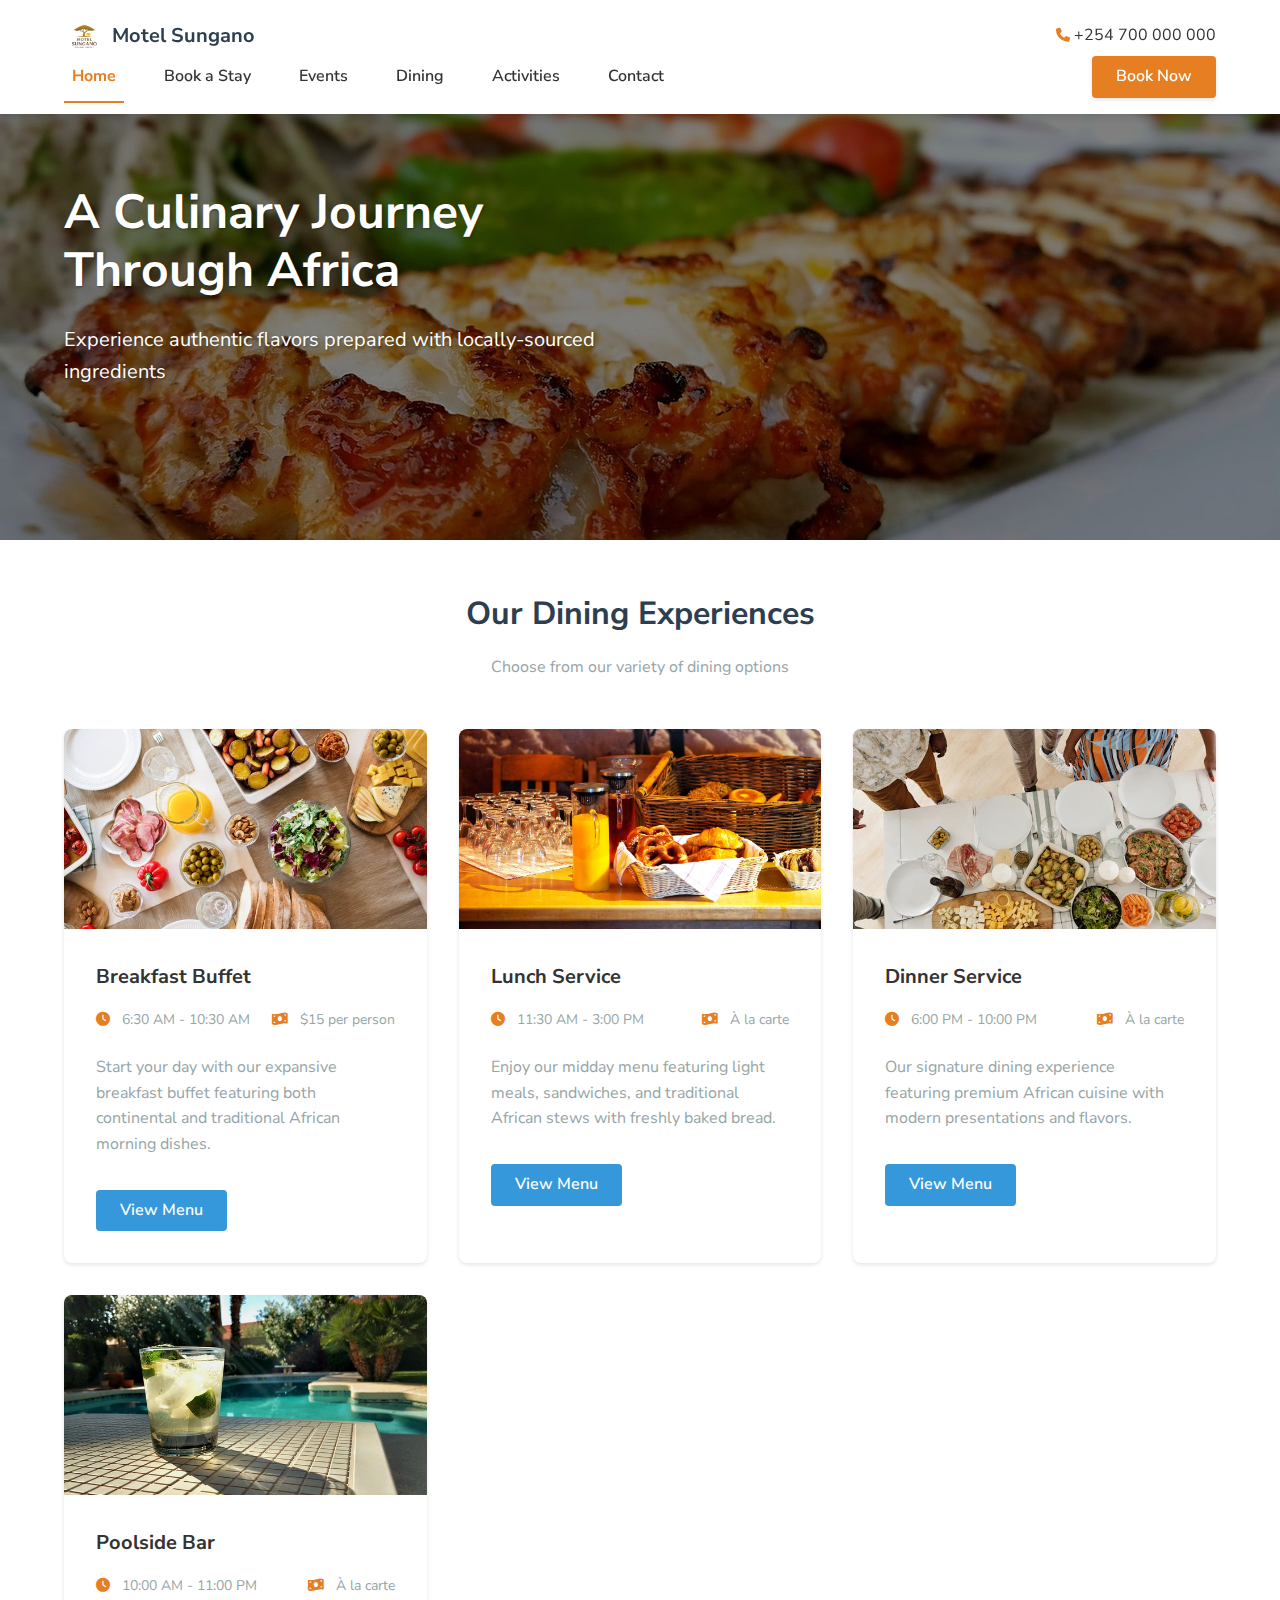
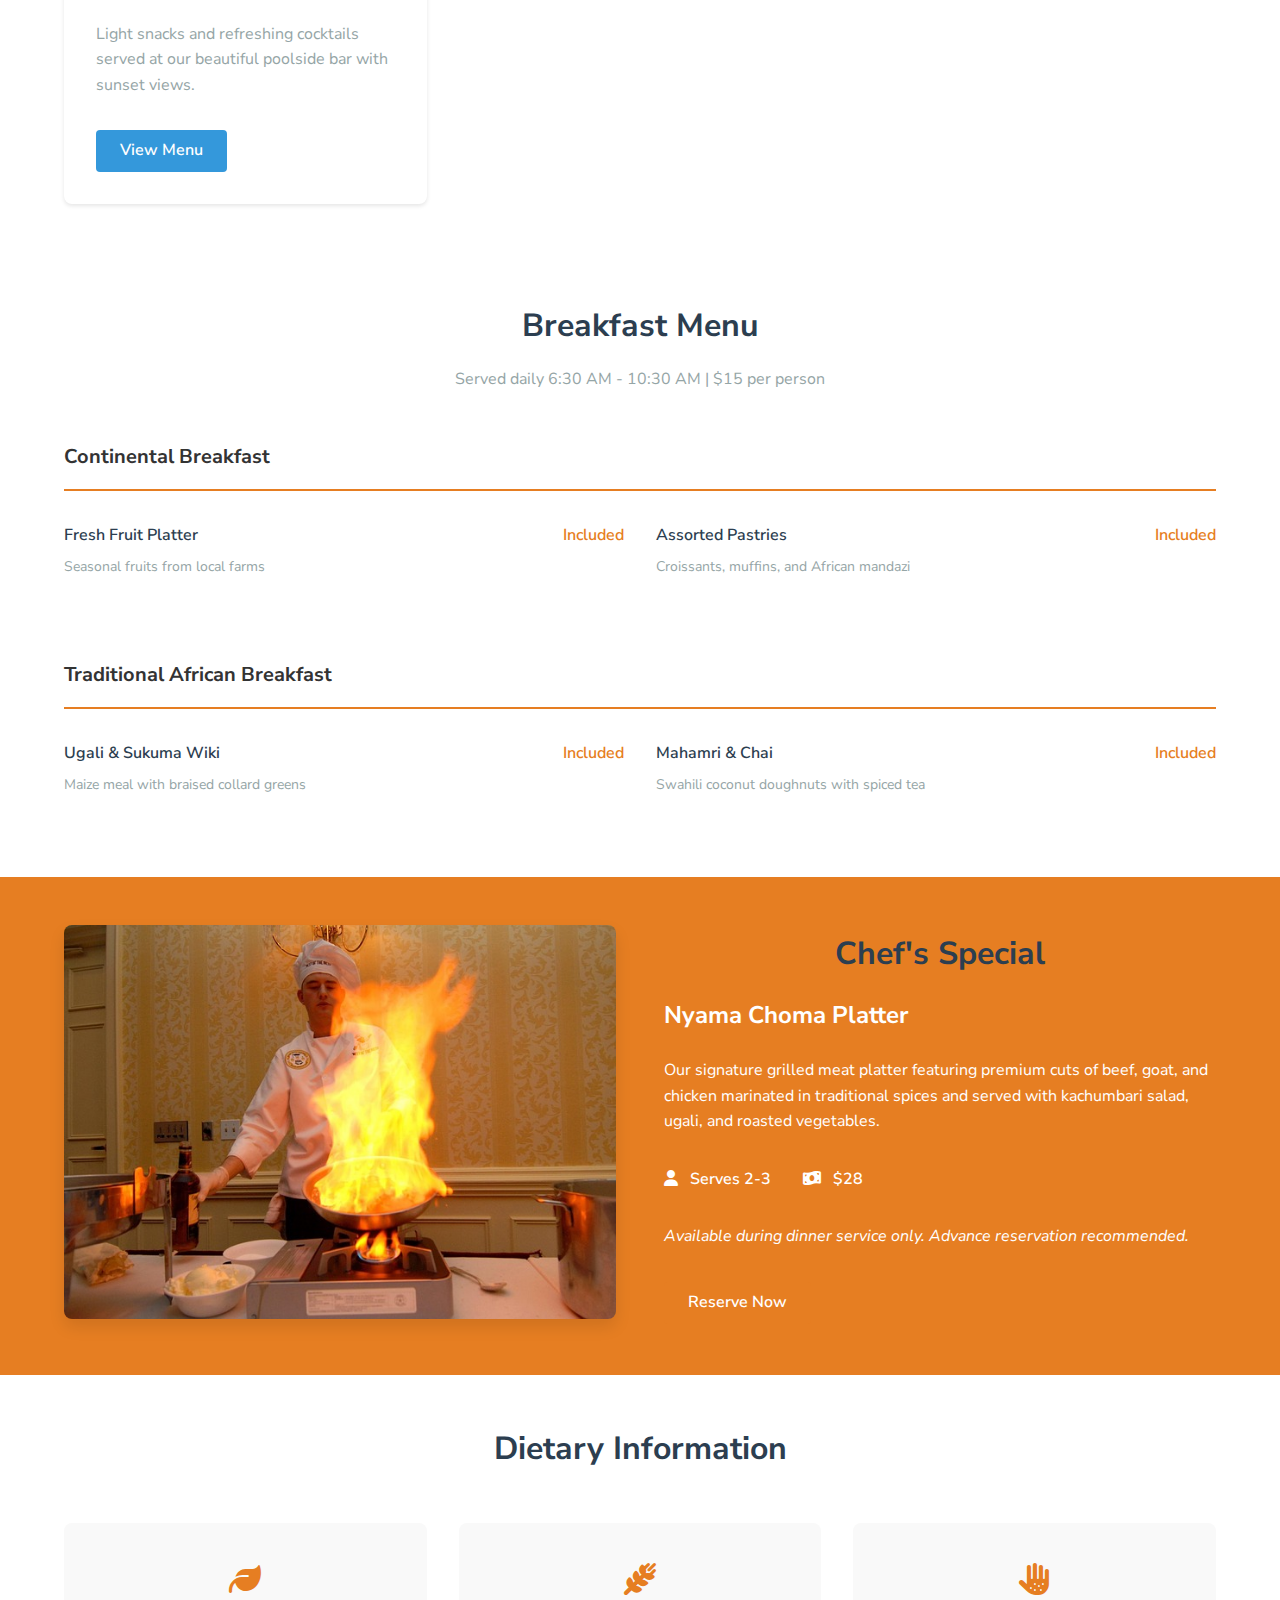
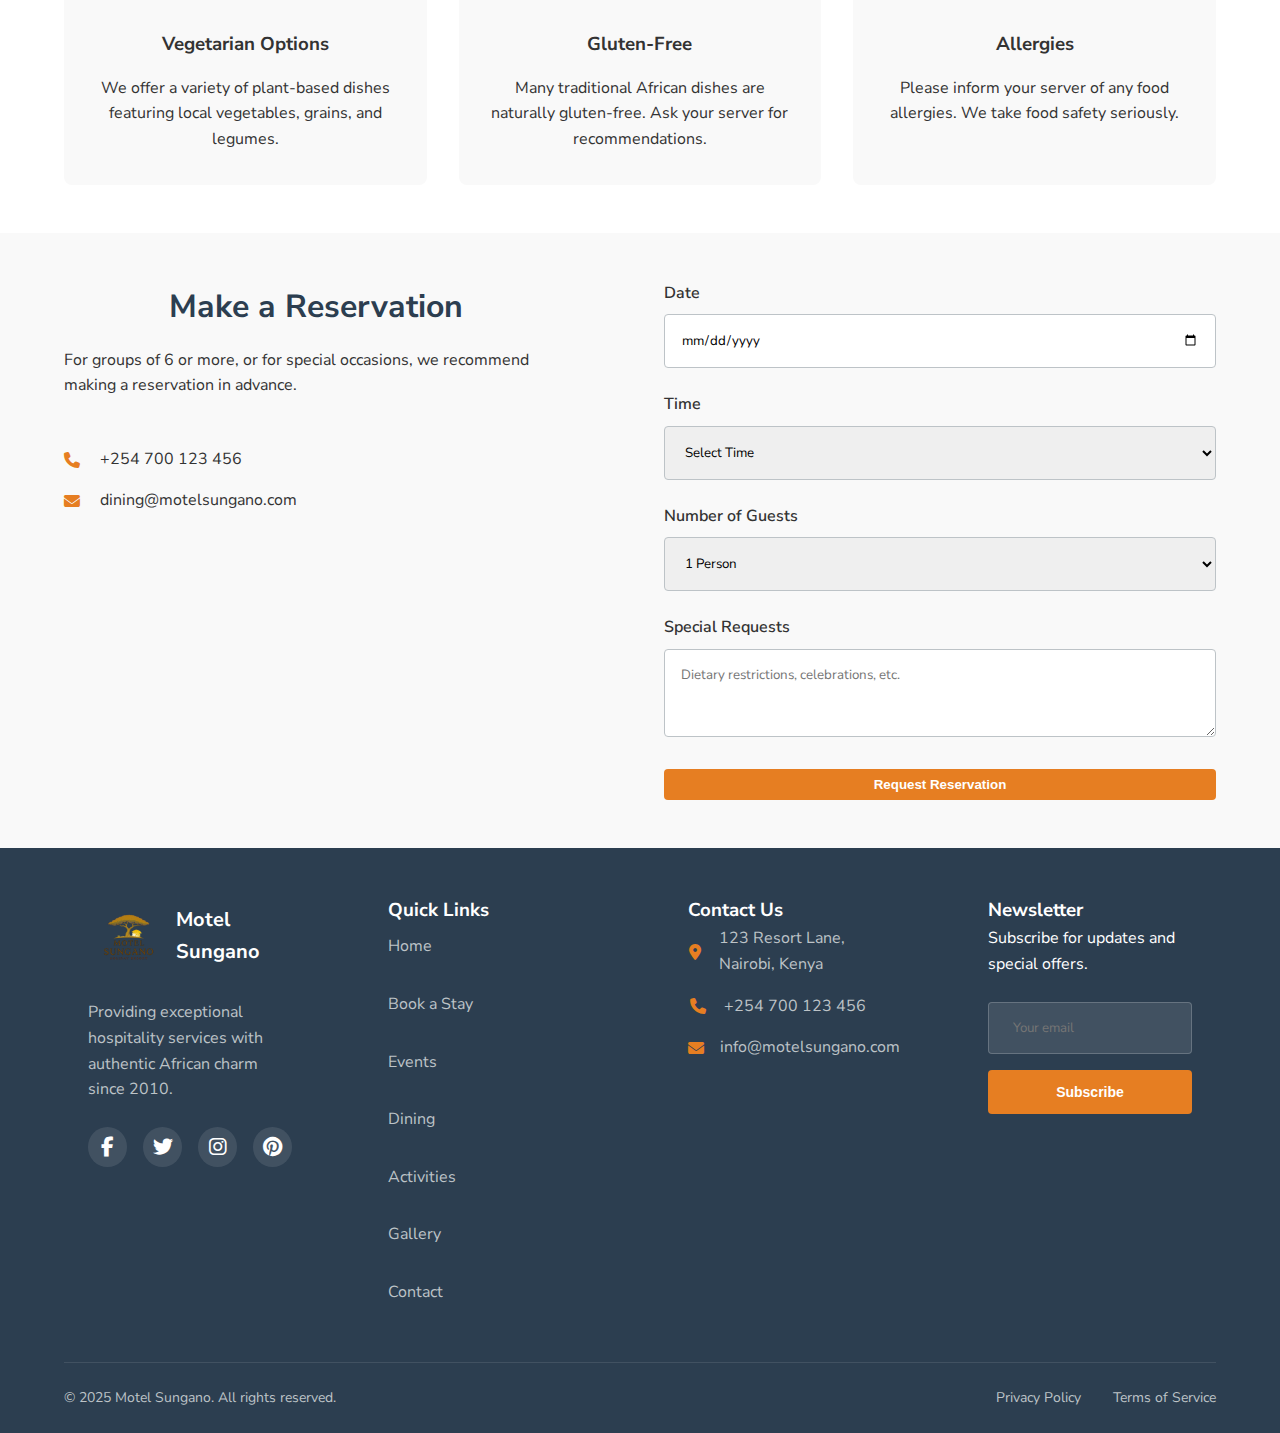
<file: dining.html>
<!DOCTYPE html>
<html lang="en">
<head>
    <meta charset="UTF-8">
    <meta name="viewport" content="width=device-width, initial-scale=1.0">
    <meta name="description" content="Motel Sungano - Premium guest house with dining and recreational activities">
    <title>Motel Sungano - Dining</title>
    <link rel="stylesheet" href="css/main.css">
    <link rel="stylesheet" href="https://cdnjs.cloudflare.com/ajax/libs/font-awesome/6.4.0/css/all.min.css">

    <link rel="preconnect" href="https://fonts.googleapis.com">
    <link rel="preconnect" href="https://fonts.gstatic.com" crossorigin>
    <link href="https://fonts.googleapis.com/css2?family=Nunito+Sans:ital,opsz,wght@0,6..12,200..1000;1,6..12,200..1000&display=swap" rel="stylesheet">
</head>
<body>
<!-- Header with Navigation -->
<header class="header">
    <div class="container">
        <div class="top_bar">
            <div class="top_bar_left">
                <a href="index.html" class="logo">
                    <img src="assets/sungano-logo.png" alt="Motel Sungano Logo">
                    <span>Motel Sungano</span>
                </a>
            </div>
            <div class="top_bar_right">
                <div class="top_bar_item">
                    <i class="fas fa-phone top_bar-icon"></i>
                    <a href="tel:+254700000000">+254 700 000 000</a>
                </div>
            </div>
        </div>


        <nav class="navbar">
            <ul class="nav-links">
                <li><a href="index.html" class="nav-link active">Home</a></li>
                <li><a href="booking.html" class="nav-link">Book a Stay</a></li>
                <li><a href="events.html" class="nav-link">Events</a></li>
                <li><a href="dining.html" class="nav-link">Dining</a></li>
                <li><a href="activities.html" class="nav-link">Activities</a></li>
                <li><a href="contact.html" class="nav-link">Contact</a></li>
            </ul>

            <div class="nav-cta">
                <a href="booking.html" class="btn btn-primary">Book Now</a>
            </div>

            <button class="menu-toggle" aria-label="Toggle navigation">
                <i class="fas fa-bars"></i>
            </button>
        </nav>
    </div>
</header>

<!-- Dining Hero Section -->
<section class="dining-hero">
    <div class="container">
        <div class="hero-content">
            <h1 class="hero-title">A Culinary Journey Through Africa</h1>
            <p class="hero-subtitle">Experience authentic flavors prepared with locally-sourced ingredients</p>
        </div>
    </div>
</section>

<!-- Dining Options Section -->
<section class="dining-options">
    <div class="container">
        <h2 class="section-title">Our Dining Experiences</h2>
        <p class="section-subtitle">Choose from our variety of dining options</p>

        <div class="options-grid">
            <div class="option-card">
                <div class="option-image" style="background-image: url('assets/pexels-alexy-almond-3756523.jpg')"></div>
                <div class="option-content">
                    <h3 class="option-title">Breakfast Buffet</h3>
                    <div class="option-meta">
                        <span><i class="fas fa-clock"></i> 6:30 AM - 10:30 AM</span>
                        <span><i class="fas fa-money-bill-wave"></i> $15 per person</span>
                    </div>
                    <p class="option-desc">Start your day with our expansive breakfast buffet featuring both continental and traditional African morning dishes.</p>
                    <a href="#breakfast-menu" class="btn btn-secondary">View Menu</a>
                </div>
            </div>

            <div class="option-card">
                <div class="option-image" style="background-image: url('assets/breakfast-4474527_1280.jpg')"></div>
                <div class="option-content">
                    <h3 class="option-title">Lunch Service</h3>
                    <div class="option-meta">
                        <span><i class="fas fa-clock"></i> 11:30 AM - 3:00 PM</span>
                        <span><i class="fas fa-money-bill-wave"></i> À la carte</span>
                    </div>
                    <p class="option-desc">Enjoy our midday menu featuring light meals, sandwiches, and traditional African stews with freshly baked bread.</p>
                    <a href="#lunch-menu" class="btn btn-secondary">View Menu</a>
                </div>
            </div>

            <div class="option-card">
                <div class="option-image" style="background-image: url('assets/pexels-august-de-richelieu-4261994.jpg')"></div>
                <div class="option-content">
                    <h3 class="option-title">Dinner Service</h3>
                    <div class="option-meta">
                        <span><i class="fas fa-clock"></i> 6:00 PM - 10:00 PM</span>
                        <span><i class="fas fa-money-bill-wave"></i> À la carte</span>
                    </div>
                    <p class="option-desc">Our signature dining experience featuring premium African cuisine with modern presentations and flavors.</p>
                    <a href="#dinner-menu" class="btn btn-secondary">View Menu</a>
                </div>
            </div>

            <div class="option-card">
                <div class="option-image" style="background-image: url('assets/summer-1836046_640.jpg')"></div>
                <div class="option-content">
                    <h3 class="option-title">Poolside Bar</h3>
                    <div class="option-meta">
                        <span><i class="fas fa-clock"></i> 10:00 AM - 11:00 PM</span>
                        <span><i class="fas fa-money-bill-wave"></i> À la carte</span>
                    </div>
                    <p class="option-desc">Light snacks and refreshing cocktails served at our beautiful poolside bar with sunset views.</p>
                    <a href="#bar-menu" class="btn btn-secondary">View Menu</a>
                </div>
            </div>
        </div>
    </div>
</section>

<!-- Menu Sections -->
<section class="menu-section" id="breakfast-menu">
    <div class="container">
        <div class="section-header">
            <h2 class="section-title">Breakfast Menu</h2>
            <p class="section-subtitle">Served daily 6:30 AM - 10:30 AM | $15 per person</p>
        </div>

        <div class="menu-category">
            <h3 class="category-title">Continental Breakfast</h3>
            <div class="menu-items">
                <div class="menu-item">
                    <div class="item-header">
                        <h4 class="item-name">Fresh Fruit Platter</h4>
                        <span class="item-price">Included</span>
                    </div>
                    <p class="item-desc">Seasonal fruits from local farms</p>
                </div>

                <div class="menu-item">
                    <div class="item-header">
                        <h4 class="item-name">Assorted Pastries</h4>
                        <span class="item-price">Included</span>
                    </div>
                    <p class="item-desc">Croissants, muffins, and African mandazi</p>
                </div>

                <!-- Additional breakfast items would follow same pattern -->
            </div>
        </div>

        <div class="menu-category">
            <h3 class="category-title">Traditional African Breakfast</h3>
            <div class="menu-items">
                <div class="menu-item">
                    <div class="item-header">
                        <h4 class="item-name">Ugali & Sukuma Wiki</h4>
                        <span class="item-price">Included</span>
                    </div>
                    <p class="item-desc">Maize meal with braised collard greens</p>
                </div>

                <div class="menu-item">
                    <div class="item-header">
                        <h4 class="item-name">Mahamri & Chai</h4>
                        <span class="item-price">Included</span>
                    </div>
                    <p class="item-desc">Swahili coconut doughnuts with spiced tea</p>
                </div>

                <!-- Additional traditional items would follow same pattern -->
            </div>
        </div>
    </div>
</section>

<!-- Additional menu sections (lunch, dinner, bar) would follow same pattern -->

<!-- Chef's Special Section -->
<section class="chef-special">
    <div class="container">
        <div class="special-container">
            <div class="special-image">
                <img src="assets/sous-chef-79598_640.jpg" alt="Chef's Special Dish">
            </div>
            <div class="special-content">
                <h2 class="section-title">Chef's Special</h2>
                <h3 class="dish-name">Nyama Choma Platter</h3>
                <p class="dish-desc">Our signature grilled meat platter featuring premium cuts of beef, goat, and chicken marinated in traditional spices and served with kachumbari salad, ugali, and roasted vegetables.</p>
                <div class="dish-meta">
                    <span><i class="fas fa-user"></i> Serves 2-3</span>
                    <span><i class="fas fa-money-bill-wave"></i> $28</span>
                </div>
                <p class="special-note">Available during dinner service only. Advance reservation recommended.</p>
                <a href="contact.html" class="btn btn-primary">Reserve Now</a>
            </div>
        </div>
    </div>
</section>

<!-- Dietary Information Section -->
<section class="dietary-info">
    <div class="container">
        <h2 class="section-title">Dietary Information</h2>

        <div class="info-grid">
            <div class="info-card">
                <div class="info-icon">
                    <i class="fas fa-leaf"></i>
                </div>
                <h3 class="info-title">Vegetarian Options</h3>
                <p class="info-desc">We offer a variety of plant-based dishes featuring local vegetables, grains, and legumes.</p>
            </div>

            <div class="info-card">
                <div class="info-icon">
                    <i class="fas fa-wheat-awn"></i>
                </div>
                <h3 class="info-title">Gluten-Free</h3>
                <p class="info-desc">Many traditional African dishes are naturally gluten-free. Ask your server for recommendations.</p>
            </div>

            <div class="info-card">
                <div class="info-icon">
                    <i class="fas fa-allergies"></i>
                </div>
                <h3 class="info-title">Allergies</h3>
                <p class="info-desc">Please inform your server of any food allergies. We take food safety seriously.</p>
            </div>
        </div>
    </div>
</section>

<!-- Reservation Section -->
<section class="dining-reservation">
    <div class="container">
        <div class="reservation-container">
            <div class="reservation-content">
                <h2 class="section-title">Make a Reservation</h2>
                <p class="reservation-text">For groups of 6 or more, or for special occasions, we recommend making a reservation in advance.</p>
                <div class="contact-info">
                    <p><i class="fas fa-phone"></i> +254 700 123 456</p>
                    <p><i class="fas fa-envelope"></i> dining@motelsungano.com</p>
                </div>
            </div>

            <form class="reservation-form">
                <div class="form-group">
                    <label for="reservation-date">Date</label>
                    <input type="date" id="reservation-date" class="form-input" required>
                </div>

                <div class="form-group">
                    <label for="reservation-time">Time</label>
                    <select id="reservation-time" class="form-input" required>
                        <option value="">Select Time</option>
                        <option value="06:30">6:30 AM (Breakfast)</option>
                        <option value="12:00">12:00 PM (Lunch)</option>
                        <option value="18:00">6:00 PM (Dinner)</option>
                        <option value="18:30">6:30 PM (Dinner)</option>
                        <option value="19:00">7:00 PM (Dinner)</option>
                        <option value="19:30">7:30 PM (Dinner)</option>
                        <option value="20:00">8:00 PM (Dinner)</option>
                    </select>
                </div>

                <div class="form-group">
                    <label for="reservation-guests">Number of Guests</label>
                    <select id="reservation-guests" class="form-input" required>
                        <option value="1">1 Person</option>
                        <option value="2">2 People</option>
                        <option value="3">3 People</option>
                        <option value="4">4 People</option>
                        <option value="5">5 People</option>
                        <option value="6">6 People</option>
                        <option value="7">7 People</option>
                        <option value="8">8 People</option>
                        <option value="9">9+ People</option>
                    </select>
                </div>

                <div class="form-group">
                    <label for="reservation-notes">Special Requests</label>
                    <textarea id="reservation-notes" class="form-input" rows="3" placeholder="Dietary restrictions, celebrations, etc."></textarea>
                </div>

                <button type="submit" class="btn btn-primary btn-block">Request Reservation</button>
            </form>
        </div>
    </div>
</section>
<!-- Footer -->
<footer class="footer">
    <div class="container">
        <div class="footer-grid">
            <div class="footer-col footer-about">
                <a href="index.html" class="footer-logo">
                    <img src="assets/sungano-logo.png" alt="Motel Sungano Logo">
                    <span>Motel Sungano</span>
                </a>
                <p class="footer-about-text">Providing exceptional hospitality services with authentic African charm since 2010.</p>

                <div class="footer-social">
                    <a href="#" class="social-link"><i class="fab fa-facebook-f"></i></a>
                    <a href="#" class="social-link"><i class="fab fa-twitter"></i></a>
                    <a href="#" class="social-link"><i class="fab fa-instagram"></i></a>
                    <a href="#" class="social-link"><i class="fab fa-pinterest"></i></a>
                </div>
            </div>

            <div class="footer-col footer-links">
                <h3 class="footer-title">Quick Links</h3>
                <ul class="footer-menu">
                    <li><a href="index.html" class="footer-link">Home</a></li>
                    <li><a href="booking.html" class="footer-link">Book a Stay</a></li>
                    <li><a href="events.html" class="footer-link">Events</a></li>
                    <li><a href="dining.html" class="footer-link">Dining</a></li>
                    <li><a href="activities.html" class="footer-link">Activities</a></li>
                    <li><a href="gallery.html" class="footer-link">Gallery</a></li>
                    <li><a href="contact.html" class="footer-link">Contact</a></li>
                </ul>
            </div>

            <div class="footer-col footer-contact">
                <h3 class="footer-title">Contact Us</h3>
                <ul class="footer-contact-info">
                    <li><i class="fas fa-map-marker-alt"></i> 123 Resort Lane, Nairobi, Kenya</li>
                    <li><i class="fas fa-phone"></i> +254 700 123 456</li>
                    <li><i class="fas fa-envelope"></i> info@motelsungano.com</li>
                </ul>
            </div>

            <div class="footer-col footer-newsletter">
                <h3 class="footer-title">Newsletter</h3>
                <p class="footer-newsletter-text">Subscribe for updates and special offers.</p>
                <form class="newsletter-form">
                    <input type="email" placeholder="Your email" class="form-input">
                    <button type="submit" class="btn btn-primary">Subscribe</button>
                </form>
            </div>
        </div>

        <div class="footer-bottom">
            <p class="copyright">&copy; 2025 Motel Sungano. All rights reserved.</p>
            <div class="footer-legal">
                <a href="#" class="legal-link">Privacy Policy</a>
                <a href="#" class="legal-link">Terms of Service</a>
            </div>
        </div>
    </div>
</footer>

<script src="js/booking.js"></script>
</body>
</html>
</file>
<file: css/main.css>
/* CSS Variables for Theme */
:root {
    /* Colors */
    --primary-color: #e67e22;
    --primary-dark: #d35400;
    --secondary-color: #3498db;
    --secondary-dark: #2980b9;
    --dark-color: #2c3e50;
    --light-color: #ecf0f1;
    --white: #ffffff;
    --black: #333333;
    --gray: #95a5a6;
    --light-gray: #bdc3c7;

    /* Spacing */
    --space-xs: 0.5rem;
    --space-sm: 1rem;
    --space-md: 1.5rem;
    --space-lg: 2rem;
    --space-xl: 3rem;

    /* Typography */
    --font-main: 'Nunito Sans', sans-serif;
    --font-heading: 'Nunito Sans', sans-serif;
    --font-size-base: 16px;
    --font-size-sm: 0.875rem;
    --font-size-md: 1rem;
    --font-size-lg: 1.25rem;
    --font-size-xl: 1.5rem;
    --font-size-xxl: 2rem;

    /* Borders */
    --border-radius-sm: 4px;
    --border-radius-md: 8px;
    --border-radius-lg: 12px;
    --border-radius-circle: 50%;

    /* Shadows */
    --shadow-sm: 0 2px 4px rgba(0,0,0,0.1);
    --shadow-md: 0 4px 8px rgba(0,0,0,0.1);
    --shadow-lg: 0 8px 16px rgba(0,0,0,0.1);
    --shadow-primary: 0 4px 12px rgba(230, 126, 34, 0.3);

    /* Transitions */
    --transition-fast: 0.2s ease;
    --transition-medium: 0.3s ease;
    --transition-slow: 0.5s ease;
}

/* Base Styles */
* {
    margin: 0;
    padding: 0;
    box-sizing: border-box;
}

body {
    font-family: var(--font-main);
    font-size: var(--font-size-base);
    color: var(--black);
    line-height: 1.6;
    background-color: var(--white);
}

a {
    text-decoration: none;
    color: inherit;
}

img {
    max-width: 100%;
    height: auto;
}

ul {
    list-style: none;
}

.container {
    width: 100%;
    max-width: 1200px;
    margin: 0 auto;
    padding: 0 var(--space-md);
}

.section-title {
    font-family: var(--font-heading), system-ui;
    font-size: var(--font-size-xxl);
    margin-bottom: var(--space-sm);
    color: var(--dark-color);
    text-align: center;
}

.section-subtitle {
    color: var(--gray);
    text-align: center;
    margin-bottom: var(--space-xl);
    max-width: 700px;
    margin-left: auto;
    margin-right: auto;
}

/* Reusable Components */

/* Buttons */
.btn {
    display: inline-block;
    padding: var(--space-xs) var(--space-md);
    border-radius: var(--border-radius-sm);
    font-weight: 600;
    text-align: center;
    cursor: pointer;
    transition: var(--transition-medium);
    border: none;
}

.btn-primary {
    background-color: var(--primary-color);
    color: var(--white);
}

.btn-primary:hover {
    background-color: var(--primary-dark);
    box-shadow: var(--shadow-primary);
}

.btn-secondary {
    background-color: var(--secondary-color);
    color: var(--white);
}

.btn-secondary:hover {
    background-color: var(--secondary-dark);
}

.btn-lg {
    padding: var(--space-sm) var(--space-lg);
    font-size: var(--font-size-lg);
}

.btn-block {
    display: block;
    width: 100%;
}

.btn-text {
    color: var(--primary-color);
    font-weight: 600;
    display: inline-flex;
    align-items: center;
    gap: var(--space-xs);
}

.btn-text:hover {
    color: var(--primary-dark);
}

/* Cards */
.card {
    background-color: var(--white);
    border-radius: var(--border-radius-md);
    overflow: hidden;
    box-shadow: var(--shadow-sm);
    transition: var(--transition-medium);
}

.card:hover {
    transform: translateY(-5px);
    box-shadow: var(--shadow-md);
}

/* Form Elements */
.form-input {
    width: 100%;
    padding: var(--space-sm);
    border: 1px solid var(--light-gray);
    border-radius: var(--border-radius-sm);
    font-family: var(--font-main);
    transition: var(--transition-fast);
}

.form-input:focus {
    outline: none;
    border-color: var(--primary-color);
    box-shadow: 0 0 0 2px rgba(230, 126, 34, 0.2);
}

.form-group {
    margin-bottom: var(--space-md);
}

.form-group label {
    display: block;
    margin-bottom: var(--space-xs);
    font-weight: 600;
}

/* Header & Navigation */
.header {
    position: fixed;
    top: 0;
    left: 0;
    width: 100%;
    z-index: 1000;
    background-color: var(--white);
    box-shadow: var(--shadow-md);
    padding: var(--space-sm) 0;
    transition: all var(--transition-medium);
}

.header.scrolled {
    padding: var(--space-xs) 0;
    background-color: rgba(255, 255, 255, 0.95);
    backdrop-filter: blur(10px);
}

.logo {
    display: flex;
    align-items: center;
    gap: var(--space-xs);
    font-family: var(--font-heading), system-ui;
    font-weight: 700;
    font-size: var(--font-size-lg);
    color: var(--dark-color);
    transition: transform var(--transition-medium);
}

.logo:hover {
    transform: translateY(-2px);
}

.logo img {
    height: 40px;
    transition: transform var(--transition-fast);
}

.logo:hover img {
    transform: rotate(5deg);
}

.top_bar {
    display: flex;
    align-items: center;
    justify-content: space-between;
}
.top_bar-icon {
    font-size: var(--font-size-sm);
    color: var(--primary-color);
    cursor: pointer;
    transition: all var(--transition-fast);
}

.navbar {
    display: flex;
    align-items: center;
    justify-content: space-between;
    position: relative;
}

/* For JavaScript functionality */
.navbar.active .nav-links {
    right: 0;
}

/* Add smooth scrolling for better UX */
html {
    scroll-behavior: smooth;
}

.nav-links {
    display: flex;
    gap: var(--space-lg);
}

.nav-link {
    font-weight: 600;
    position: relative;
    padding: var(--space-sm) var(--space-xs);
    transition: color var(--transition-fast);
    border-radius: var(--border-radius-sm);
}

.nav-link::after {
    content: '';
    position: absolute;
    bottom: 0;
    left: 0;
    width: 0;
    height: 2px;
    background-color: var(--primary-color);
    transition: width var(--transition-medium);
}

.nav-link:hover {
    color: var(--primary-color);
    background-color: rgba(230, 126, 34, 0.05);
}

.nav-link:hover::after,
.nav-link.active::after {
    width: 100%;
}

.nav-link.active {
    color: var(--primary-color);
    font-weight: 700;
}

.nav-cta {
    margin-left: var(--space-lg);
}

.nav-cta .btn {
    transition: all var(--transition-medium);
    box-shadow: var(--shadow-sm);
}

.nav-cta .btn:hover {
    transform: translateY(-2px);
    box-shadow: var(--shadow-md);
}

.menu-toggle {
    display: none;
    background: none;
    border: none;
    font-size: var(--font-size-xl);
    color: var(--dark-color);
    cursor: pointer;
    width: 44px;
    height: 44px;
    border-radius: var(--border-radius-circle);
    transition: all var(--transition-fast);
}

.menu-toggle:hover {
    background-color: rgba(230, 126, 34, 0.1);
    color: var(--primary-color);
}

/* Hero Section */
.hero {
    height: 100vh;
    min-height: 600px;
    background: linear-gradient(rgba(0, 0, 0, 0.5), rgba(0, 0, 0, 0.5)), url('../assets/pexels-pixabay-261411.jpg');
    background-size: cover;
    background-position: center;
    color: var(--white);
    display: flex;
    align-items: center;
    padding-top: 80px;
}

.hero-content {
    max-width: 600px;
}

.hero-title {
    font-family: var(--font-heading), system-ui;
    font-size: 3rem;
    margin-bottom: var(--space-md);
    line-height: 1.2;
    text-shadow: 1px 1px 2px rgba(0, 0, 0, 0.3);
}

.hero-subtitle {
    font-size: var(--font-size-lg);
    margin-bottom: var(--space-xl);
    text-shadow: 1px 1px 2px rgba(0, 0, 0, 0.3);
}

.hero-cta {
    display: flex;
    gap: var(--space-md);
}

/* Quick Booking */
.quick-booking {
    margin-top: -80px;
    position: relative;
    z-index: 100;
}

.booking-card {
    background-color: var(--white);
    padding: var(--space-xl);
    border-radius: var(--border-radius-md);
    box-shadow: var(--shadow-lg);
}

/* Features Section */
.features {
    padding: var(--space-xl) 0;
}

.features-grid {
    display: grid;
    grid-template-columns: repeat(auto-fit, minmax(250px, 1fr));
    gap: var(--space-lg);
    margin-top: var(--space-xl);
}

.feature-card {
    text-align: center;
    padding: var(--space-lg);
    border-radius: var(--border-radius-md);
    background-color: var(--white);
    box-shadow: var(--shadow-sm);
    transition: var(--transition-medium);
}

.feature-card:hover {
    transform: translateY(-5px);
    box-shadow: var(--shadow-md);
}

.feature-icon {
    font-size: 2.5rem;
    color: var(--primary-color);
    margin-bottom: var(--space-md);
}

.feature-title {
    font-family: var(--font-heading), system-ui;
    font-size: var(--font-size-lg);
    margin-bottom: var(--space-sm);
}

/* Room Showcase */
.room-showcase {
    padding: var(--space-xl) 0;
    background-color: #f9f9f9;
}

.room-grid {
    display: grid;
    grid-template-columns: repeat(auto-fit, minmax(300px, 1fr));
    gap: var(--space-lg);
    margin: var(--space-xl) 0;
}

.room-card {
    background-color: var(--white);
    border-radius: var(--border-radius-md);
    overflow: hidden;
    box-shadow: var(--shadow-sm);
}

.room-image {
    height: 200px;
    background-size: cover;
    background-position: center;
    position: relative;
}

.room-tag {
    position: absolute;
    top: var(--space-md);
    right: var(--space-md);
    background-color: var(--primary-color);
    color: var(--white);
    padding: var(--space-xs) var(--space-sm);
    border-radius: var(--border-radius-sm);
    font-size: var(--font-size-sm);
    font-weight: 600;
}

.room-content {
    padding: var(--space-lg);
}

.room-title {
    font-family: var(--font-heading), system-ui;
    font-size: var(--font-size-lg);
    margin-bottom: var(--space-sm);
}

.room-meta {
    display: flex;
    gap: var(--space-lg);
    margin: var(--space-md) 0;
    color: var(--gray);
    font-size: var(--font-size-sm);
}

.room-price {
    margin: var(--space-md) 0;
    font-weight: 700;
    font-size: var(--font-size-xl);
    color: var(--primary-color);
}

.price-period {
    font-size: var(--font-size-sm);
    color: var(--gray);
}

/* Dining Preview Section */
.dining-preview {
    padding: var(--space-xl) 0;
    background-color: var(--white);
}

.dining-grid {
    display: grid;
    grid-template-columns: repeat(auto-fit, minmax(300px, 1fr));
    gap: var(--space-lg);
    margin-top: var(--space-xl);
}

.dining-card {
    border-radius: var(--border-radius-md);
    overflow: hidden;
    box-shadow: var(--shadow-sm);
    transition: var(--transition-medium);
    background-color: var(--white);
}

.dining-card:hover {
    transform: translateY(-5px);
    box-shadow: var(--shadow-md);
}

.dining-image {
    height: 200px;
    background-size: cover;
    background-position: center;
    position: relative;
}

.dining-content {
    padding: var(--space-lg);
}

.dining-title {
    font-family: var(--font-heading), system-ui;
    font-size: var(--font-size-lg);
    margin-bottom: var(--space-sm);
    color: var(--dark-color);
}

.dining-desc {
    color: var(--gray);
    margin-bottom: var(--space-md);
}

/* Activities Preview Section */
.activities-preview {
    padding: var(--space-xl) 0;
    background-color: #f9f9f9;
}

.activities-grid {
    display: grid;
    grid-template-columns: repeat(auto-fit, minmax(280px, 1fr));
    gap: var(--space-lg);
    margin-top: var(--space-xl);
}

.activity-card {
    border-radius: var(--border-radius-md);
    overflow: hidden;
    position: relative;
    height: 300px;
    box-shadow: var(--shadow-sm);
    transition: var(--transition-medium);
}

.activity-card:hover {
    transform: translateY(-5px);
    box-shadow: var(--shadow-md);
}

.activity-image {
    height: 100%;
    width: 100%;
    background-size: cover;
    background-position: center;
}

.activity-content {
    position: absolute;
    bottom: 0;
    left: 0;
    right: 0;
    padding: var(--space-lg);
    background: linear-gradient(to top, rgba(0,0,0,0.8), transparent);
    color: var(--white);
}

.activity-title {
    font-family: var(--font-heading), system-ui;
    font-size: var(--font-size-lg);
    margin-bottom: var(--space-sm);
}

/* Testimonials Section */
.testimonials {
    padding: var(--space-xl) 0;
    background-color: var(--white);
}

.testimonial-slider {
    display: grid;
    grid-template-columns: repeat(auto-fit, minmax(300px, 1fr));
    gap: var(--space-lg);
    margin-top: var(--space-xl);
}

.testimonial-card {
    background-color: var(--white);
    padding: var(--space-lg);
    border-radius: var(--border-radius-md);
    box-shadow: var(--shadow-sm);
    transition: var(--transition-medium);
}

.testimonial-card:hover {
    transform: translateY(-5px);
    box-shadow: var(--shadow-md);
}

.testimonial-rating {
    color: var(--primary-color);
    margin-bottom: var(--space-md);
}

.testimonial-rating i {
    margin-right: 2px;
}

.testimonial-text {
    font-style: italic;
    margin-bottom: var(--space-lg);
    position: relative;
}

.testimonial-text::before,
.testimonial-text::after {
    content: '"';
    font-size: var(--font-size-xl);
    color: var(--primary-color);
    opacity: 0.3;
}

.testimonial-author {
    display: flex;
    align-items: center;
    gap: var(--space-md);
}

.author-image {
    width: 60px;
    height: 60px;
    border-radius: var(--border-radius-circle);
    object-fit: cover;
}

.author-name {
    font-family: var(--font-heading), system-ui;
    font-size: var(--font-size-md);
    margin-bottom: var(--space-xs);
}

.author-location {
    color: var(--gray);
    font-size: var(--font-size-sm);
}

/* Call to Action Section */
.cta-section {
    padding: var(--space-xl) 0;
    background: linear-gradient(rgba(0, 0, 0, 0.7), rgba(0, 0, 0, 0.7)), url('../assets/pexels-mwabonje-1714975.jpg');
    background-size: cover;
    background-position: center;
    background-attachment: fixed;
    color: var(--white);
    text-align: center;
}

.cta-content {
    max-width: 800px;
    margin: 0 auto;
}

.cta-title {
    font-family: var(--font-heading), system-ui;
    font-size: var(--font-size-xxl);
    margin-bottom: var(--space-md);
    line-height: 1.3;
}

.cta-text {
    font-size: var(--font-size-lg);
    margin-bottom: var(--space-xl);
    opacity: 0.9;
}

.cta-buttons {
    display: flex;
    justify-content: center;
    gap: var(--space-md);
}


/* Footer Styles - Fixed Version */
.footer {
    background-color: var(--dark-color);
    color: var(--white);
    padding: var(--space-xl) 0 0;
}

.footer-grid {
    display: grid;
    grid-template-columns: repeat(auto-fit, minmax(250px, 1fr));
    gap: var(--space-xl);
    margin-bottom: var(--space-xl);
}

.footer-col {
    padding: 0 var(--space-md);
}

.footer-logo {
    display: flex;
    align-items: center;
    gap: var(--space-xs);
    margin-bottom: var(--space-md);
}

.footer-logo img {
    height: 80px;
}

.footer-logo span {
    font-family: var(--font-heading), system-ui;
    font-weight: 700;
    font-size: var(--font-size-lg);
}

.footer-about-text {
    margin-bottom: var(--space-md);
    color: var(--light-gray);
    line-height: 1.6;
}

.footer-social {
    display: flex;
    gap: var(--space-sm);
    margin-top: var(--space-md);
}

.social-link {
    display: inline-flex;
    align-items: center;
    justify-content: center;
    width: 40px;
    height: 40px;
    border-radius: var(--border-radius-circle);
    background-color: rgba(255, 255, 255, 0.1);
    color: var(--white);
    transition: var(--transition-fast);
    font-size: var(--font-size-lg);
}

.social-link:hover {
    background-color: var(--primary-color);
    transform: translateY(-3px);
}

.footer-menu {
    display: flex;
    flex-direction: column;
    gap: var(--space-sm);
}

.footer-link {
    display: block;
    padding: var(--space-xs) 0;
    color: var(--light-gray);
    transition: var(--transition-fast);
}

.footer-link:hover {
    color: var(--primary-color);
    padding-left: var(--space-xs);
}

.footer-contact-info {
    display: flex;
    flex-direction: column;
    gap: var(--space-sm);
}

.footer-contact-info li {
    display: flex;
    align-items: center;
    gap: var(--space-sm);
    color: var(--light-gray);
}

.footer-contact-info i {
    width: 20px;
    text-align: center;
    color: var(--primary-color);
}

/* Updated Newsletter Styles */
.newsletter-form {
    display: flex;
    flex-direction: column;
    gap: var(--space-sm);
    margin-top: var(--space-md);
}

.newsletter-form .form-input {
    flex: 1;
    background-color: rgba(255, 255, 255, 0.1);
    border: 1px solid rgba(255, 255, 255, 0.2);
    color: var(--white);
    padding: var(--space-sm) var(--space-md);
    height: 44px; /* Fixed height to match button */
}

.newsletter-form .btn {
    white-space: nowrap;
    padding: 0 var(--space-md);
    height: 44px;
    line-height: 44px;
    font-size: var(--font-size-sm);
    min-width: 100px;
}

.footer-bottom {
    border-top: 1px solid rgba(255, 255, 255, 0.1);
    padding: var(--space-md) 0;
    display: flex;
    justify-content: space-between;
    align-items: center;
}

.copyright {
    color: var(--light-gray);
    font-size: var(--font-size-sm);
}

.footer-legal {
    display: flex;
    gap: var(--space-lg);
}

.legal-link {
    color: var(--light-gray);
    font-size: var(--font-size-sm);
    transition: var(--transition-fast);
}

.legal-link:hover {
    color: var(--primary-color);
}

/* Events Page Specific Styles */
.events-hero {
    height: 60vh;
    min-height: 500px;
    background: linear-gradient(rgba(0, 0, 0, 0.5), rgba(0, 0, 0, 0.5)), url('../assets/pexels-samlin-19658083.jpg');
    background-size: cover;
    background-position: center;
    color: var(--white);
    display: flex;
    align-items: center;
    padding-top: 80px;
}

.event-types {
    padding: var(--space-xl) 0;
    background-color: var(--white);
}

.event-grid {
    display: grid;
    grid-template-columns: repeat(auto-fit, minmax(350px, 1fr));
    gap: var(--space-xl);
    margin-top: var(--space-xl);
}

.event-card {
    background-color: var(--white);
    border-radius: var(--border-radius-md);
    overflow: hidden;
    box-shadow: var(--shadow-md);
    transition: var(--transition-medium);
}

.event-card:hover {
    transform: translateY(-10px);
    box-shadow: var(--shadow-lg);
}

.event-image {
    height: 250px;
    background-size: cover;
    background-position: center;
}

.event-content {
    padding: var(--space-lg);
}

.event-name {
    font-family: var(--font-heading);
    font-size: var(--font-size-xl);
    margin-bottom: var(--space-sm);
    color: var(--dark-color);
}

.event-meta {
    display: flex;
    gap: var(--space-lg);
    margin-bottom: var(--space-md);
    color: var(--primary-color);
    font-weight: 600;
}

.event-meta i {
    margin-right: var(--space-xs);
}

.event-desc {
    margin-bottom: var(--space-md);
    color: var(--gray);
}

.event-features {
    margin-top: var(--space-lg);
}

.event-features li {
    margin-bottom: var(--space-sm);
    display: flex;
    align-items: center;
    gap: var(--space-sm);
}

.event-features i {
    color: var(--primary-color);
}

.event-services {
    padding: var(--space-xl) 0;
    background-color: #f9f9f9;
}

.services-grid {
    display: grid;
    grid-template-columns: repeat(auto-fit, minmax(250px, 1fr));
    gap: var(--space-lg);
    margin-top: var(--space-xl);
}

.service-card {
    background-color: var(--white);
    padding: var(--space-xl);
    border-radius: var(--border-radius-md);
    text-align: center;
    box-shadow: var(--shadow-sm);
    transition: var(--transition-medium);
}

.service-card:hover {
    transform: translateY(-5px);
    box-shadow: var(--shadow-md);
}

.service-icon {
    font-size: 2.5rem;
    color: var(--primary-color);
    margin-bottom: var(--space-md);
}

.service-title {
    font-family: var(--font-heading), system-ui;
    font-size: var(--font-size-lg);
    margin-bottom: var(--space-sm);
}

.event-inquiry {
    padding: var(--space-xl) 0;
    background-color: var(--white);
}

.inquiry-container {
    display: grid;
    grid-template-columns: 1fr 1fr;
    gap: var(--space-xl);
    align-items: center;
}

.inquiry-content {
    padding-right: var(--space-xl);
}

.inquiry-text {
    margin-bottom: var(--space-lg);
}

.inquiry-benefits {
    margin-top: var(--space-xl);
}

.inquiry-benefits h3 {
    font-family: var(--font-heading), system-ui;
    margin-bottom: var(--space-md);
}

.inquiry-benefits li {
    margin-bottom: var(--space-sm);
    display: flex;
    align-items: center;
    gap: var(--space-sm);
}

.inquiry-benefits i {
    color: var(--primary-color);
}

.event-testimonials {
    padding: var(--space-xl) 0;
    background-color: #f9f9f9;
}

.testimonial-grid {
    display: grid;
    grid-template-columns: repeat(auto-fit, minmax(300px, 1fr));
    gap: var(--space-lg);
    margin-top: var(--space-xl);
}

/* Booking Page Specific Styles */
.booking-hero {
    height: 50vh;
    min-height: 400px;
    background: linear-gradient(rgba(0, 0, 0, 0.5), rgba(0, 0, 0, 0.5)), url('../assets/pexels-pixabay-261156.jpg');
    background-size: cover;
    background-position: center;
    color: var(--white);
    display: flex;
    align-items: center;
    padding-top: 80px;
}

.booking-main {
    padding: var(--space-xl) 0;
    background-color: var(--white);
}

.booking-container {
    display: grid;
    grid-template-columns: 1fr 350px;
    gap: var(--space-xl);
}

.booking-form-col {
    padding-right: var(--space-xl);
}

.booking-summary-col {
    position: relative;
}

.summary-card {
    background-color: #f9f9f9;
    border-radius: var(--border-radius-md);
    padding: var(--space-lg);
    margin-bottom: var(--space-lg);
    position: sticky;
    top: 100px;
}

.summary-title {
    font-family: var(--font-heading), system-ui;
    font-size: var(--font-size-lg);
    margin-bottom: var(--space-lg);
    padding-bottom: var(--space-sm);
    border-bottom: 1px solid var(--light-gray);
}

.summary-dates {
    display: grid;
    grid-template-columns: repeat(3, 1fr);
    gap: var(--space-sm);
    margin-bottom: var(--space-lg);
}

.date-item {
    background-color: var(--white);
    padding: var(--space-sm);
    border-radius: var(--border-radius-sm);
    text-align: center;
}

.date-label {
    display: block;
    font-size: var(--font-size-sm);
    color: var(--gray);
    margin-bottom: var(--space-xs);
}

.date-value {
    font-weight: 600;
    color: var(--dark-color);
}

.summary-guests,
.summary-room,
.summary-extras {
    margin-bottom: var(--space-md);
    padding-bottom: var(--space-md);
    border-bottom: 1px solid var(--light-gray);
}

.summary-guests h4,
.summary-room h4,
.summary-extras h4,
.summary-total h4 {
    font-family: var(--font-heading), system-ui;
    font-size: var(--font-size-md);
    margin-bottom: var(--space-xs);
}

.summary-total {
    margin: var(--space-lg) 0;
}

.summary-total p {
    font-size: var(--font-size-xl);
    font-weight: 700;
    color: var(--primary-color);
}

.summary-notes {
    font-size: var(--font-size-sm);
    color: var(--gray);
    line-height: 1.5;
}

.benefits-card {
    background-color: var(--primary-color);
    color: var(--white);
    padding: var(--space-lg);
    border-radius: var(--border-radius-md);
}

.benefits-card h3 {
    font-family: var(--font-heading), system-ui;
    margin-bottom: var(--space-md);
}

.benefits-list {
    display: flex;
    flex-direction: column;
    gap: var(--space-sm);
}

.benefits-list li {
    display: flex;
    align-items: center;
    gap: var(--space-sm);
}

.checkbox-label {
    display: flex;
    align-items: center;
    gap: var(--space-sm);
    cursor: pointer;
}

.form-checkbox {
    width: 18px;
    height: 18px;
    accent-color: var(--primary-color);
}

.room-options {
    padding: var(--space-xl) 0;
    background-color: #f9f9f9;
}

.booking-faq {
    padding: var(--space-xl) 0;
    background-color: var(--white);
}

.faq-grid {
    max-width: 800px;
    margin: var(--space-xl) auto 0;
}

.faq-card {
    margin-bottom: var(--space-sm);
    border: 1px solid var(--light-gray);
    border-radius: var(--border-radius-sm);
    overflow: hidden;
}

.faq-question {
    padding: var(--space-md);
    background-color: #f9f9f9;
    font-family: var(--font-heading), system-ui;
    display: flex;
    justify-content: space-between;
    align-items: center;
    cursor: pointer;
}

.faq-question i {
    transition: var(--transition-medium);
}

.faq-question.active i {
    transform: rotate(180deg);
}

.faq-answer {
    padding: 0 var(--space-md);
    max-height: 0;
    overflow: hidden;
    transition: var(--transition-medium);
}

.faq-answer.active {
    padding: var(--space-md);
    max-height: 500px;
}

/* Dining Page Specific Styles */
.dining-hero {
    height: 60vh;
    min-height: 500px;
    background: linear-gradient(rgba(0, 0, 0, 0.5), rgba(0, 0, 0, 0.5)), url('../assets/kebab-2505239_1280.jpg');
    background-size: cover;
    background-position: center;
    color: var(--white);
    display: flex;
    align-items: center;
    padding-top: 80px;
}

.dining-options {
    padding: var(--space-xl) 0;
    background-color: var(--white);
}

.options-grid {
    display: grid;
    grid-template-columns: repeat(auto-fit, minmax(300px, 1fr));
    gap: var(--space-lg);
    margin-top: var(--space-xl);
}

.option-card {
    background-color: var(--white);
    border-radius: var(--border-radius-md);
    overflow: hidden;
    box-shadow: var(--shadow-sm);
    transition: var(--transition-medium);
}

.option-card:hover {
    transform: translateY(-5px);
    box-shadow: var(--shadow-md);
}

.option-image {
    height: 200px;
    background-size: cover;
    background-position: center;
}

.option-content {
    padding: var(--space-lg);
}

.option-title {
    font-family: var(--font-heading), system-ui;
    font-size: var(--font-size-lg);
    margin-bottom: var(--space-sm);
}

.option-meta {
    display: flex;
    justify-content: space-between;
    margin-bottom: var(--space-md);
    color: var(--gray);
    font-size: var(--font-size-sm);
}

.option-meta i {
    margin-right: var(--space-xs);
    color: var(--primary-color);
}

.option-desc {
    margin-bottom: var(--space-lg);
    color: var(--gray);
}

.menu-section {
    padding: var(--space-xl) 0;
    background-color: #f9f9f9;
}

.menu-section:nth-child(even) {
    background-color: var(--white);
}

.menu-category {
    margin-bottom: var(--space-xl);
}

.menu-category:last-child {
    margin-bottom: 0;
}

.category-title {
    font-family: var(--font-heading), system-ui;
    font-size: var(--font-size-lg);
    margin-bottom: var(--space-lg);
    padding-bottom: var(--space-sm);
    border-bottom: 2px solid var(--primary-color);
}

.menu-items {
    display: grid;
    grid-template-columns: repeat(auto-fit, minmax(300px, 1fr));
    gap: var(--space-lg);
}

.menu-item {
    margin-bottom: var(--space-lg);
}

.item-header {
    display: flex;
    justify-content: space-between;
    margin-bottom: var(--space-xs);
}

.item-name {
    font-weight: 600;
    color: var(--dark-color);
}

.item-price {
    font-weight: 600;
    color: var(--primary-color);
}

.item-desc {
    color: var(--gray);
    font-size: var(--font-size-sm);
}

.chef-special {
    padding: var(--space-xl) 0;
    background-color: var(--primary-color);
    color: var(--white);
}

.special-container {
    display: grid;
    grid-template-columns: 1fr 1fr;
    gap: var(--space-xl);
    align-items: center;
}

.special-image img {
    width: 100%;
    border-radius: var(--border-radius-md);
    box-shadow: var(--shadow-lg);
}

.dish-name {
    font-family: var(--font-heading), system-ui;
    font-size: var(--font-size-xl);
    margin-bottom: var(--space-md);
}

.dish-desc {
    margin-bottom: var(--space-lg);
    line-height: 1.6;
}

.dish-meta {
    display: flex;
    gap: var(--space-lg);
    margin-bottom: var(--space-lg);
    font-weight: 600;
}

.dish-meta i {
    margin-right: var(--space-xs);
}

.special-note {
    font-style: italic;
    margin-bottom: var(--space-lg);
}

.dietary-info {
    padding: var(--space-xl) 0;
    background-color: var(--white);
}

.info-grid {
    display: grid;
    grid-template-columns: repeat(auto-fit, minmax(250px, 1fr));
    gap: var(--space-lg);
    margin-top: var(--space-xl);
}

.info-card {
    text-align: center;
    padding: var(--space-lg);
    background-color: #f9f9f9;
    border-radius: var(--border-radius-md);
}

.info-icon {
    font-size: 2rem;
    color: var(--primary-color);
    margin-bottom: var(--space-md);
}

.info-title {
    font-family: var(--font-heading), system-ui;
    margin-bottom: var(--space-sm);
}

.dining-reservation {
    padding: var(--space-xl) 0;
    background-color: #f9f9f9;
}

.reservation-container {
    display: grid;
    grid-template-columns: 1fr 1fr;
    gap: var(--space-xl);
}

.reservation-content {
    padding-right: var(--space-xl);
}

.reservation-text {
    margin-bottom: var(--space-lg);
}

.contact-info {
    margin-top: var(--space-xl);
}

.contact-info p {
    display: flex;
    align-items: center;
    gap: var(--space-sm);
    margin-bottom: var(--space-sm);
}

.contact-info i {
    width: 20px;
    color: var(--primary-color);
}

/* Contact Page Specific Styles */
.contact-hero {
    height: 60vh;
    min-height: 400px;
    background: linear-gradient(rgba(0, 0, 0, 0.5), rgba(0, 0, 0, 0.5)), url('../assets/telephone-612061_1280.jpg');
    background-size: cover;
    background-position: center;
    color: var(--white);
    display: flex;
    align-items: center;
    padding-top: 80px;
}

.contact-main {
    padding: var(--space-xl) 0;
    background-color: var(--white);
}

.contact-container {
    display: grid;
    grid-template-columns: 1fr 1fr;
    gap: var(--space-xl);
}

.contact-info-col {
    padding-right: var(--space-xl);
}

.contact-method {
    display: flex;
    gap: var(--space-md);
    margin-bottom: var(--space-xl);
}

.contact-icon {
    width: 50px;
    height: 50px;
    background-color: var(--primary-color);
    color: var(--white);
    border-radius: var(--border-radius-circle);
    display: flex;
    align-items: center;
    justify-content: center;
    font-size: var(--font-size-lg);
    flex-shrink: 0;
}

.contact-details h3 {
    font-family: var(--font-heading), system-ui;
    font-size: var(--font-size-lg);
    margin-bottom: var(--space-sm);
}

.social-links {
    margin-top: var(--space-xl);
}

.social-links h3 {
    font-family: var(--font-heading), system-ui;
    margin-bottom: var(--space-md);
}

.social-icons {
    display: flex;
    gap: var(--space-sm);
}

.social-icons .social-link {
    width: 40px;
    height: 40px;
    background-color: var(--primary-color);
    color: var(--white);
    border-radius: var(--border-radius-circle);
    display: flex;
    align-items: center;
    justify-content: center;
    transition: var(--transition-fast);
}

.social-icons .social-link:hover {
    background-color: var(--primary-dark);
    transform: translateY(-3px);
}

.form-subtitle {
    color: var(--gray);
    margin-bottom: var(--space-lg);
}

.map-section {
    padding: var(--space-xl) 0;
    background-color: #f9f9f9;
}

#map {
    height: 400px;
    width: 100%;
    border-radius: var(--border-radius-md);
    margin-top: var(--space-lg);
    box-shadow: var(--shadow-sm);
}

.transport-options {
    display: grid;
    grid-template-columns: repeat(auto-fit, minmax(250px, 1fr));
    gap: var(--space-lg);
    margin-top: var(--space-xl);
}

.transport-card {
    background-color: var(--white);
    padding: var(--space-lg);
    border-radius: var(--border-radius-md);
    text-align: center;
    box-shadow: var(--shadow-sm);
}

.transport-icon {
    font-size: 2rem;
    color: var(--primary-color);
    margin-bottom: var(--space-md);
}

.transport-card h3 {
    font-family: var(--font-heading), system-ui;
    margin-bottom: var(--space-sm);
}

.contact-faq {
    padding: var(--space-xl) 0;
    background-color: var(--white);
}

.faq-grid {
    max-width: 800px;
    margin: var(--space-xl) auto 0;
}

.faq-card {
    margin-bottom: var(--space-sm);
    border: 1px solid var(--light-gray);
    border-radius: var(--border-radius-sm);
    overflow: hidden;
}

.activities-hero {
    height: 60vh;
    min-height: 500px;
    background: linear-gradient(rgba(0, 0, 0, 0.5), rgba(0, 0, 0, 0.5)), url('../assets/pexels-jibarofoto-2091400.jpg');
    background-size: cover;
    background-position: center;
    color: var(--white);
    display: flex;
    align-items: center;
    padding-top: 80px;
}

.sports-activities {
    padding: var(--space-xl) 0;
    background-color: var(--white);
}

.sports-grid {
    display: grid;
    grid-template-columns: repeat(auto-fit, minmax(350px, 1fr));
    gap: var(--space-xl);
    margin-top: var(--space-xl);
}

.sport-card {
    background-color: var(--white);
    border-radius: var(--border-radius-md);
    overflow: hidden;
    box-shadow: var(--shadow-sm);
    transition: var(--transition-medium);
}

.sport-card:hover {
    transform: translateY(-5px);
    box-shadow: var(--shadow-md);
}

.sport-image {
    height: 250px;
    background-size: cover;
    background-position: center;
}

.sport-content {
    padding: var(--space-lg);
}

.sport-name {
    font-family: var(--font-heading), system-ui;
    font-size: var(--font-size-lg);
    margin-bottom: var(--space-sm);
}

.sport-meta {
    display: flex;
    justify-content: space-between;
    margin-bottom: var(--space-md);
    color: var(--gray);
    font-size: var(--font-size-sm);
}

.sport-meta i {
    margin-right: var(--space-xs);
    color: var(--primary-color);
}

.sport-desc {
    margin-bottom: var(--space-lg);
}

.sport-features {
    display: flex;
    flex-wrap: wrap;
    gap: var(--space-sm);
    margin-top: var(--space-md);
}

.feature-tag {
    background-color: rgba(230, 126, 34, 0.1);
    color: var(--primary-color);
    padding: var(--space-xs) var(--space-sm);
    border-radius: var(--border-radius-sm);
    font-size: var(--font-size-sm);
    font-weight: 600;
}

.nature-activities {
    padding: var(--space-xl) 0;
    background-color: #f9f9f9;
}

.nature-grid {
    display: grid;
    grid-template-columns: repeat(auto-fit, minmax(400px, 1fr));
    gap: var(--space-xl);
    margin-top: var(--space-xl);
}

.nature-card {
    background-color: var(--white);
    border-radius: var(--border-radius-md);
    overflow: hidden;
    box-shadow: var(--shadow-sm);
}

.nature-image {
    height: 300px;
    background-size: cover;
    background-position: center;
}

.nature-content {
    padding: var(--space-lg);
}

.nature-name {
    font-family: var(--font-heading);
    font-size: var(--font-size-lg);
    margin-bottom: var(--space-sm);
}

.nature-meta {
    display: flex;
    justify-content: space-between;
    margin-bottom: var(--space-md);
    color: var(--gray);
    font-size: var(--font-size-sm);
}

.nature-info {
    margin: var(--space-md) 0;
}

.nature-info p {
    display: flex;
    align-items: center;
    gap: var(--space-sm);
    margin-bottom: var(--space-xs);
}

.nature-info i {
    color: var(--primary-color);
    width: 20px;
    text-align: center;
}

.entertainment {
    padding: var(--space-xl) 0;
    background-color: var(--white);
}

.entertainment-tabs {
    margin-top: var(--space-xl);
}

.tab-buttons {
    display: flex;
    border-bottom: 1px solid var(--light-gray);
    margin-bottom: var(--space-lg);
}

.tab-btn {
    padding: var(--space-sm) var(--space-lg);
    background: none;
    border: none;
    border-bottom: 3px solid transparent;
    font-family: var(--font-heading);
    font-weight: 600;
    cursor: pointer;
    transition: var(--transition-fast);
}

.tab-btn.active {
    border-bottom-color: var(--primary-color);
    color: var(--primary-color);
}

.tab-content {
    display: none;
}

.tab-content.active {
    display: block;
}

.tab-inner {
    display: grid;
    grid-template-columns: 1fr 1fr;
    gap: var(--space-xl);
}

.tab-image {
    height: 300px;
    background-size: cover;
    background-position: center;
    border-radius: var(--border-radius-md);
}

.tab-details h3 {
    font-family: var(--font-heading);
    font-size: var(--font-size-lg);
    margin-bottom: var(--space-md);
}

.tab-schedule {
    margin-top: var(--space-lg);
    padding: var(--space-md);
    background-color: #f9f9f9;
    border-radius: var(--border-radius-sm);
}

.tab-schedule h4 {
    font-family: var(--font-heading);
    margin-bottom: var(--space-sm);
}

.schedule {
    padding: var(--space-xl) 0;
    background-color: #f9f9f9;
}

.schedule-table {
    overflow-x: auto;
    margin-top: var(--space-xl);
}

table {
    width: 100%;
    border-collapse: collapse;
}

th, td {
    padding: var(--space-sm);
    text-align: left;
    border-bottom: 1px solid var(--light-gray);
}

th {
    font-family: var(--font-heading);
    background-color: var(--primary-color);
    color: var(--white);
}

tr:nth-child(even) {
    background-color: rgba(255,255,255,0.5);
}

tr:hover {
    background-color: rgba(230, 126, 34, 0.05);
}

.schedule-notes {
    margin-top: var(--space-lg);
    font-size: var(--font-size-sm);
    color: var(--gray);
}

.activities-gallery {
    padding: var(--space-xl) 0;
    background-color: var(--white);
}

.gallery-grid {
    display: grid;
    grid-template-columns: repeat(auto-fit, minmax(250px, 1fr));
    gap: var(--space-md);
    margin-top: var(--space-xl);
}

.gallery-item {
    height: 200px;
    background-size: cover;
    background-position: center;
    border-radius: var(--border-radius-sm);
    transition: var(--transition-medium);
    cursor: pointer;
}

.gallery-item:hover {
    transform: scale(1.03);
    box-shadow: var(--shadow-md);
}


/* Responsive Styles */
@media (max-width: 992px) {
    .header .container {
        position: relative;
    }
    
    /* Mobile menu overlay */
    .navbar::before {
        content: '';
        position: fixed;
        top: 0;
        left: 0;
        width: 100%;
        height: 100%;
        background-color: rgba(0, 0, 0, 0.5);
        z-index: 990;
        opacity: 0;
        visibility: hidden;
        transition: all var(--transition-medium);
    }
    
    .navbar.active::before {
        opacity: 1;
        visibility: visible;
    }
    
    .nav-links {
        position: fixed;
        top: 0;
        right: -300px; /* Changed from left to right */
        width: 280px;
        height: 100vh;
        background-color: var(--white);
        flex-direction: column;
        align-items: flex-start; /* Left-aligned items */
        justify-content: flex-start;
        gap: var(--space-md);
        transition: all var(--transition-medium);
        z-index: 1000;
        padding: 100px var(--space-lg) var(--space-lg);
        box-shadow: var(--shadow-lg);
        overflow-y: auto;
    }

    .nav-links.active {
        right: 0; /* Changed from left to right */
    }
    
    .nav-links li {
        width: 100%;
    }
    
    .nav-link {
        display: block;
        padding: var(--space-sm) var(--space-md);
        width: 100%;
        border-radius: var(--border-radius-sm);
        transition: all var(--transition-fast);
    }
    
    .nav-link:hover, 
    .nav-link.active {
        background-color: rgba(230, 126, 34, 0.1);
    }
    
    .nav-link::after {
        display: none; /* Remove underline effect on mobile */
    }
    
    .nav-cta {
        margin: var(--space-md) 0 0 0;
        width: 100%;
    }
    
    .nav-cta .btn {
        width: 100%;
        text-align: center;
    }

    .menu-toggle {
        display: flex;
        align-items: center;
        justify-content: center;
        z-index: 1001;
        position: relative;
    }

    .tab-inner {
        grid-template-columns: 1fr;
    }

    .tab-image {
        height: 200px;
    }

    /* Animated hamburger icon */
    .menu-toggle.active {
        color: var(--primary-color);
        background-color: rgba(230, 126, 34, 0.1);
    }

    .hero-title {
        font-size: 2.5rem;
    }
    
    .booking-container {
        grid-template-columns: 1fr;
    }

    .booking-form-col {
        padding-right: 0;
    }

    .summary-card {
        position: static;
        margin-top: var(--space-xl);
    }
    
    .inquiry-container {
        grid-template-columns: 1fr;
        gap: var(--space-lg);
    }

    .inquiry-content {
        padding-right: 0;
    }

    .special-container,
    .reservation-container {
        grid-template-columns: 1fr;
        gap: var(--space-lg);
    }

    .reservation-content {
        padding-right: 0;
    }

    .special-image {
        order: -1;
    }

    .contact-container {
        grid-template-columns: 1fr;
    }

    .contact-info-col {
        padding-right: 0;
        margin-bottom: var(--space-xl);
    }
}

@media (max-width: 768px) {
    .hero-cta {
        flex-direction: column;
        gap: var(--space-sm);
    }

    .btn-lg {
        width: 100%;
    }

    .activities-hero {
        height: 50vh;
        min-height: 400px;
    }

    .sports-grid,
    .nature-grid {
        grid-template-columns: 1fr;
    }

    .quick-booking {
        margin-top: -40px;
    }

    .dining-grid,
    .activities-grid,
    .testimonial-slider {
        grid-template-columns: 1fr;
    }

    .cta-title {
        font-size: var(--font-size-xl);
    }

    .cta-buttons {
        flex-direction: column;
        gap: var(--space-sm);
    }

    .activity-card {
        height: 250px;
    }

    .event-grid {
        grid-template-columns: 1fr;
    }

    .events-hero {
        height: 50vh;
        min-height: 400px;
    }

    .footer-grid {
        grid-template-columns: 1fr;
        gap: var(--space-lg);
    }

    .footer-col {
        padding: 0;
    }

    .footer-bottom {
        flex-direction: column;
        gap: var(--space-sm);
        text-align: center;
    }

    .footer-legal {
        justify-content: center;
    }

    .newsletter-form {
        flex-direction: column;
    }
    .newsletter-form .btn {
        padding: 0 var(--space-sm);
        min-width: 80px;
    }

    .booking-hero {
        height: 40vh;
        min-height: 300px;
    }

    .form-row {
        flex-direction: column;
    }

    .dining-hero {
        height: 50vh;
        min-height: 400px;
    }

    .contact-hero {
        height: 50vh;
        min-height: 300px;
    }
}

@media (max-width: 576px) {
    /* Navbar improvements for very small screens */
    .header {
        padding: var(--space-xs) 0;
    }
    
    .logo {
        font-size: var(--font-size-md);
    }
    
    .logo img {
        height: 32px;
    }
    
    .nav-links {
        width: 260px;
        right: -270px;
    }
    
    .menu-toggle {
        width: 40px;
        height: 40px;
        font-size: var(--font-size-lg);
    }
    
    /* Other existing styles */
    .hero-title {
        font-size: 2rem;
    }

    .hero-subtitle {
        font-size: var(--font-size-md);
    }

    .section-title {
        font-size: var(--font-size-xl);
    }
    
    .cta-title {
        font-size: var(--font-size-lg);
    }

    .cta-text {
        font-size: var(--font-size-md);
    }

    .form-row {
        flex-direction: column;
    }

    .testimonial-author {
        flex-direction: column;
        text-align: center;
    }

    .footer-bottom {
        flex-direction: column;
        gap: var(--space-sm);
    }
    
    .newsletter-form {
        flex-direction: column; /* Stack on very small screens */
    }

    .newsletter-form .btn,
    .newsletter-form .form-input {
        width: 100%;
    }
    
    .summary-dates {
        grid-template-columns: 1fr;
    }

    .menu-items {
        grid-template-columns: 1fr;
    }

    .tab-buttons {
        flex-direction: column;
    }

    .tab-btn {
        border-bottom: none;
        border-left: 3px solid transparent;
        text-align: left;
    }

    .tab-btn.active {
        border-left-color: var(--primary-color);
        border-bottom: none;
    }

    .gallery-grid {
        grid-template-columns: 1fr 1fr;
    }
}
</file>
